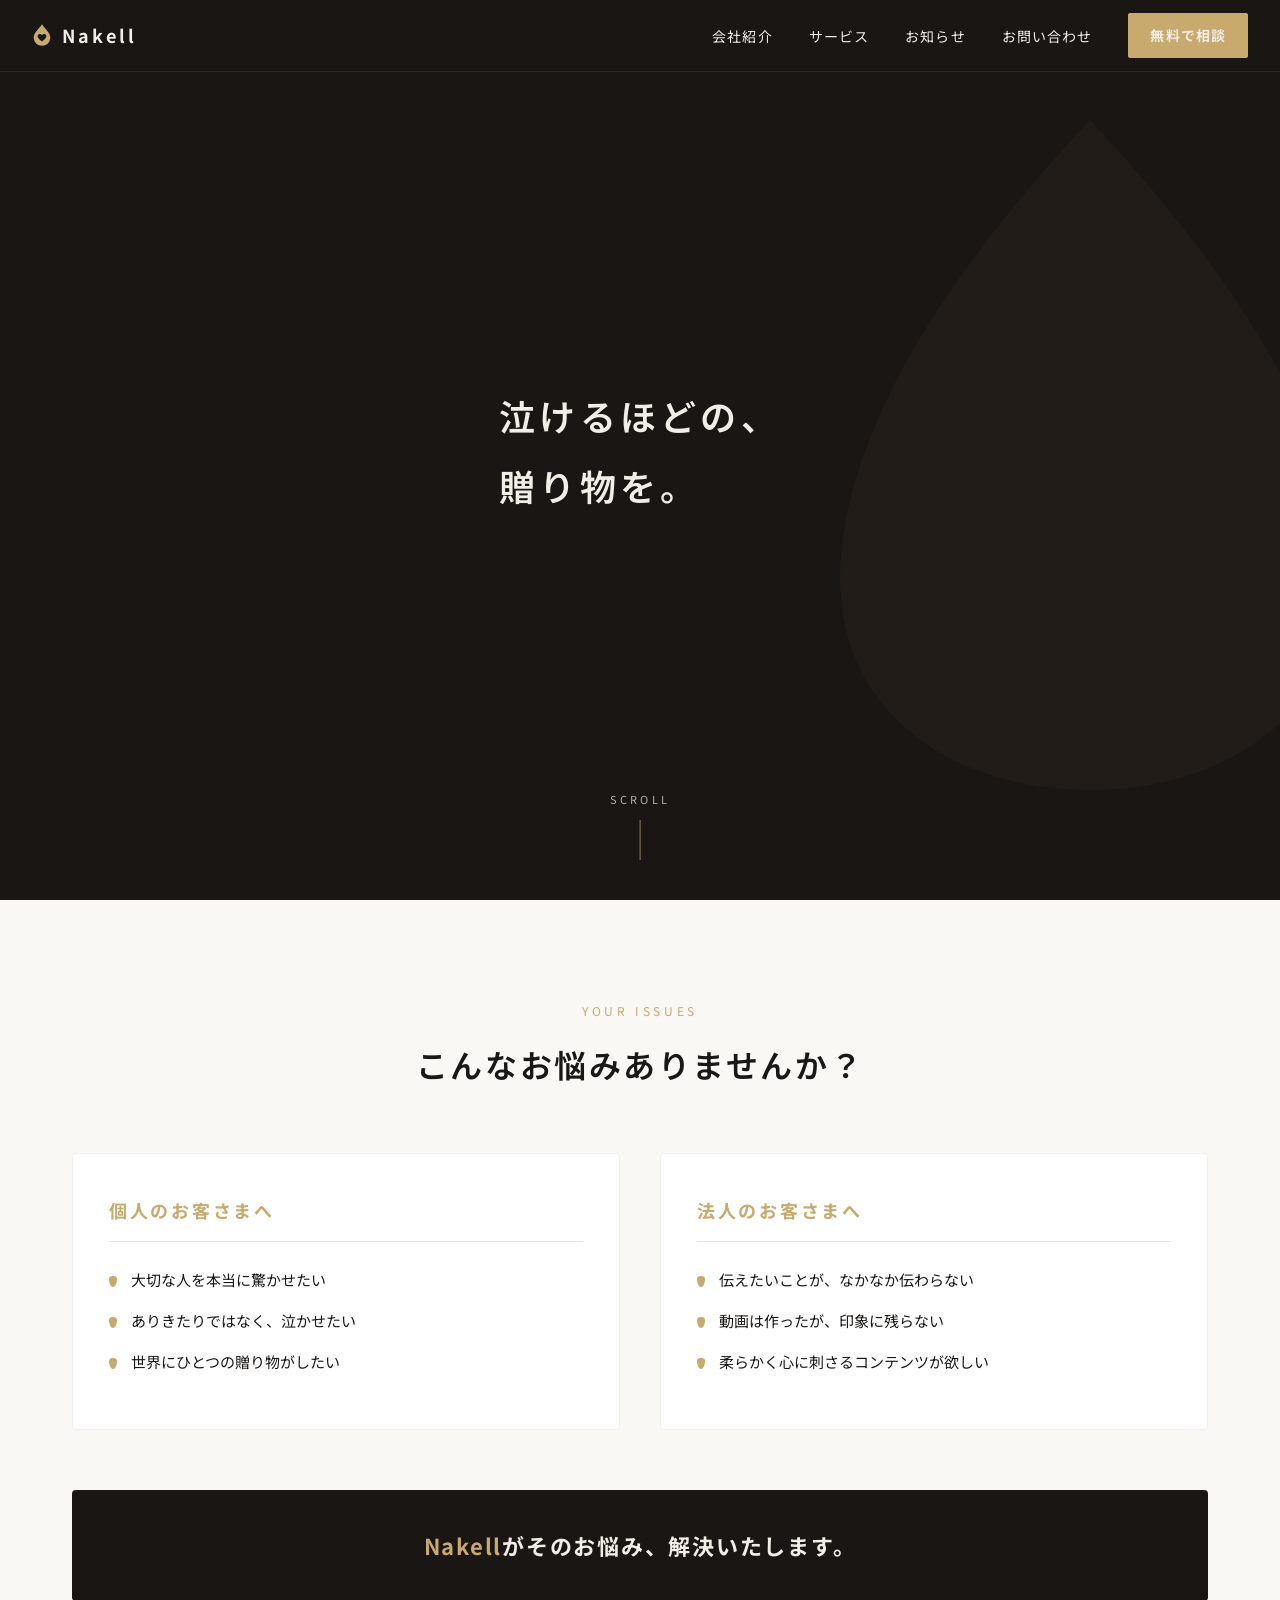
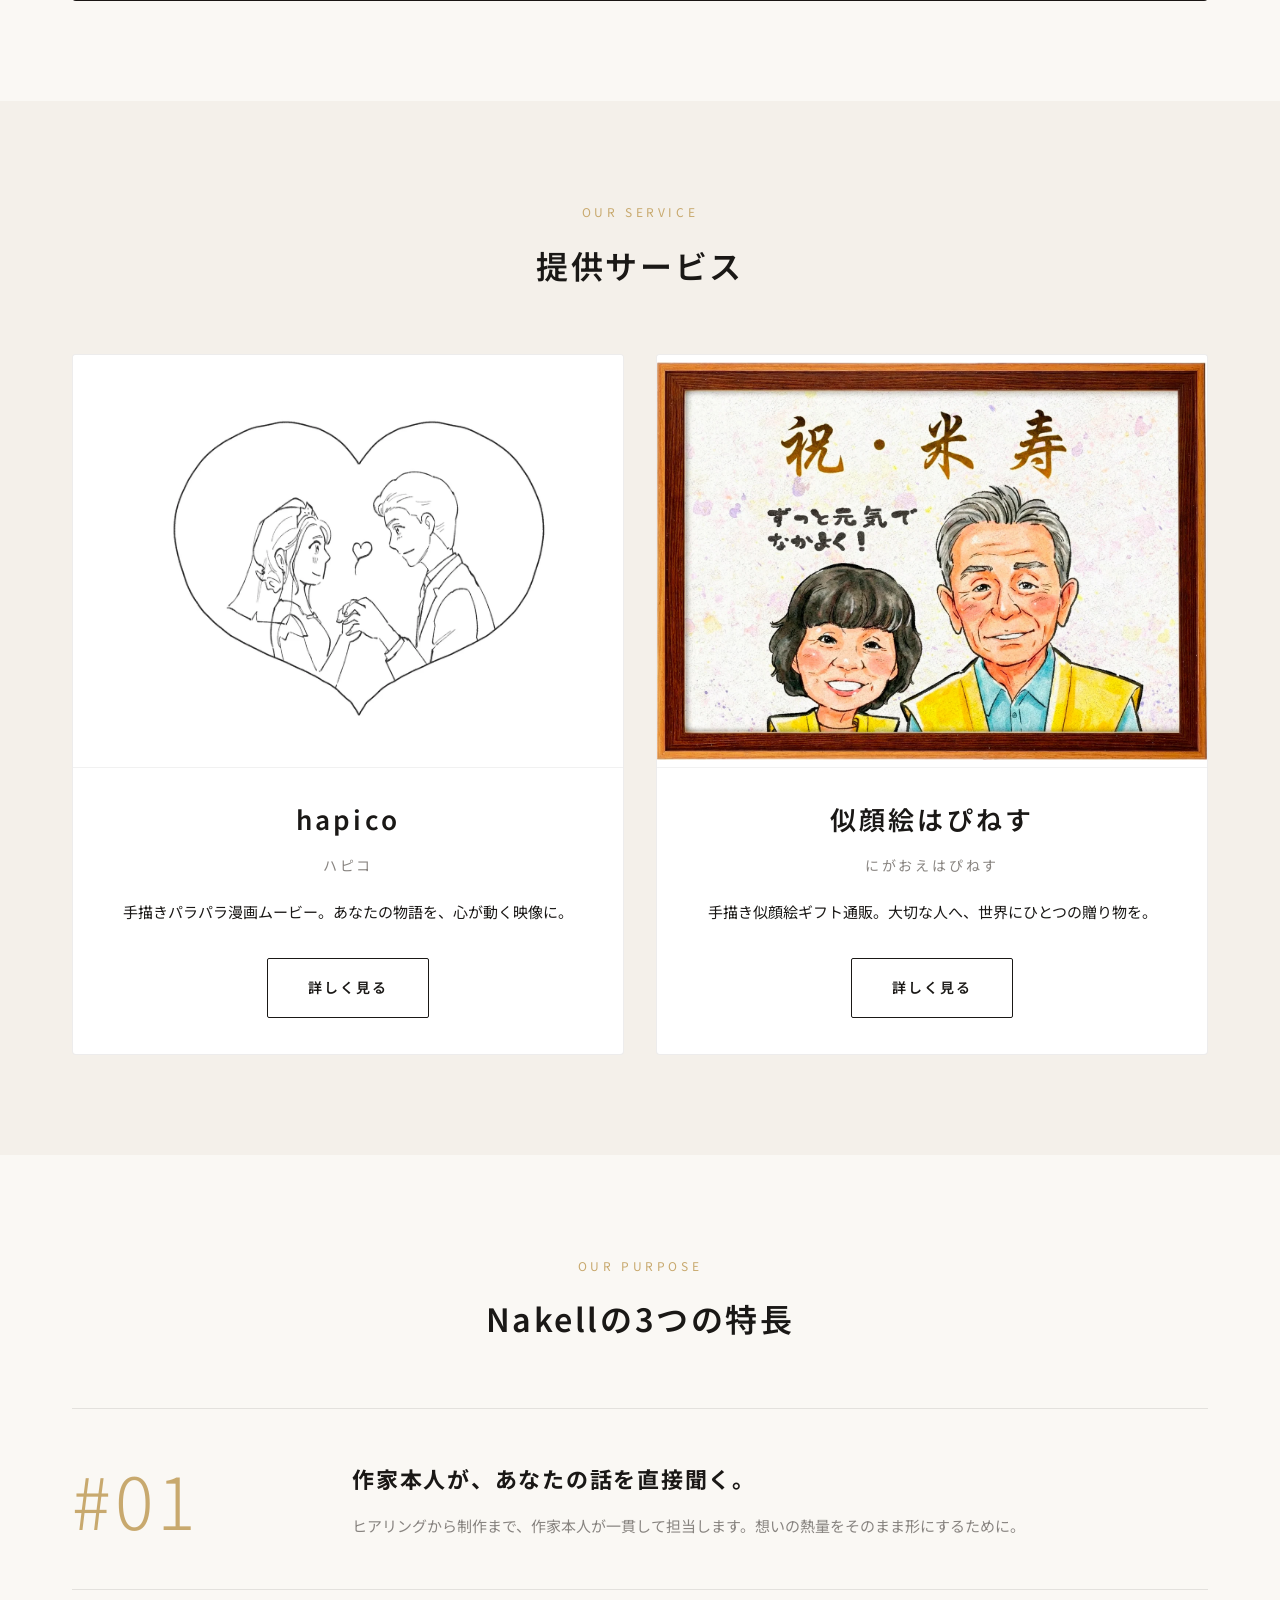
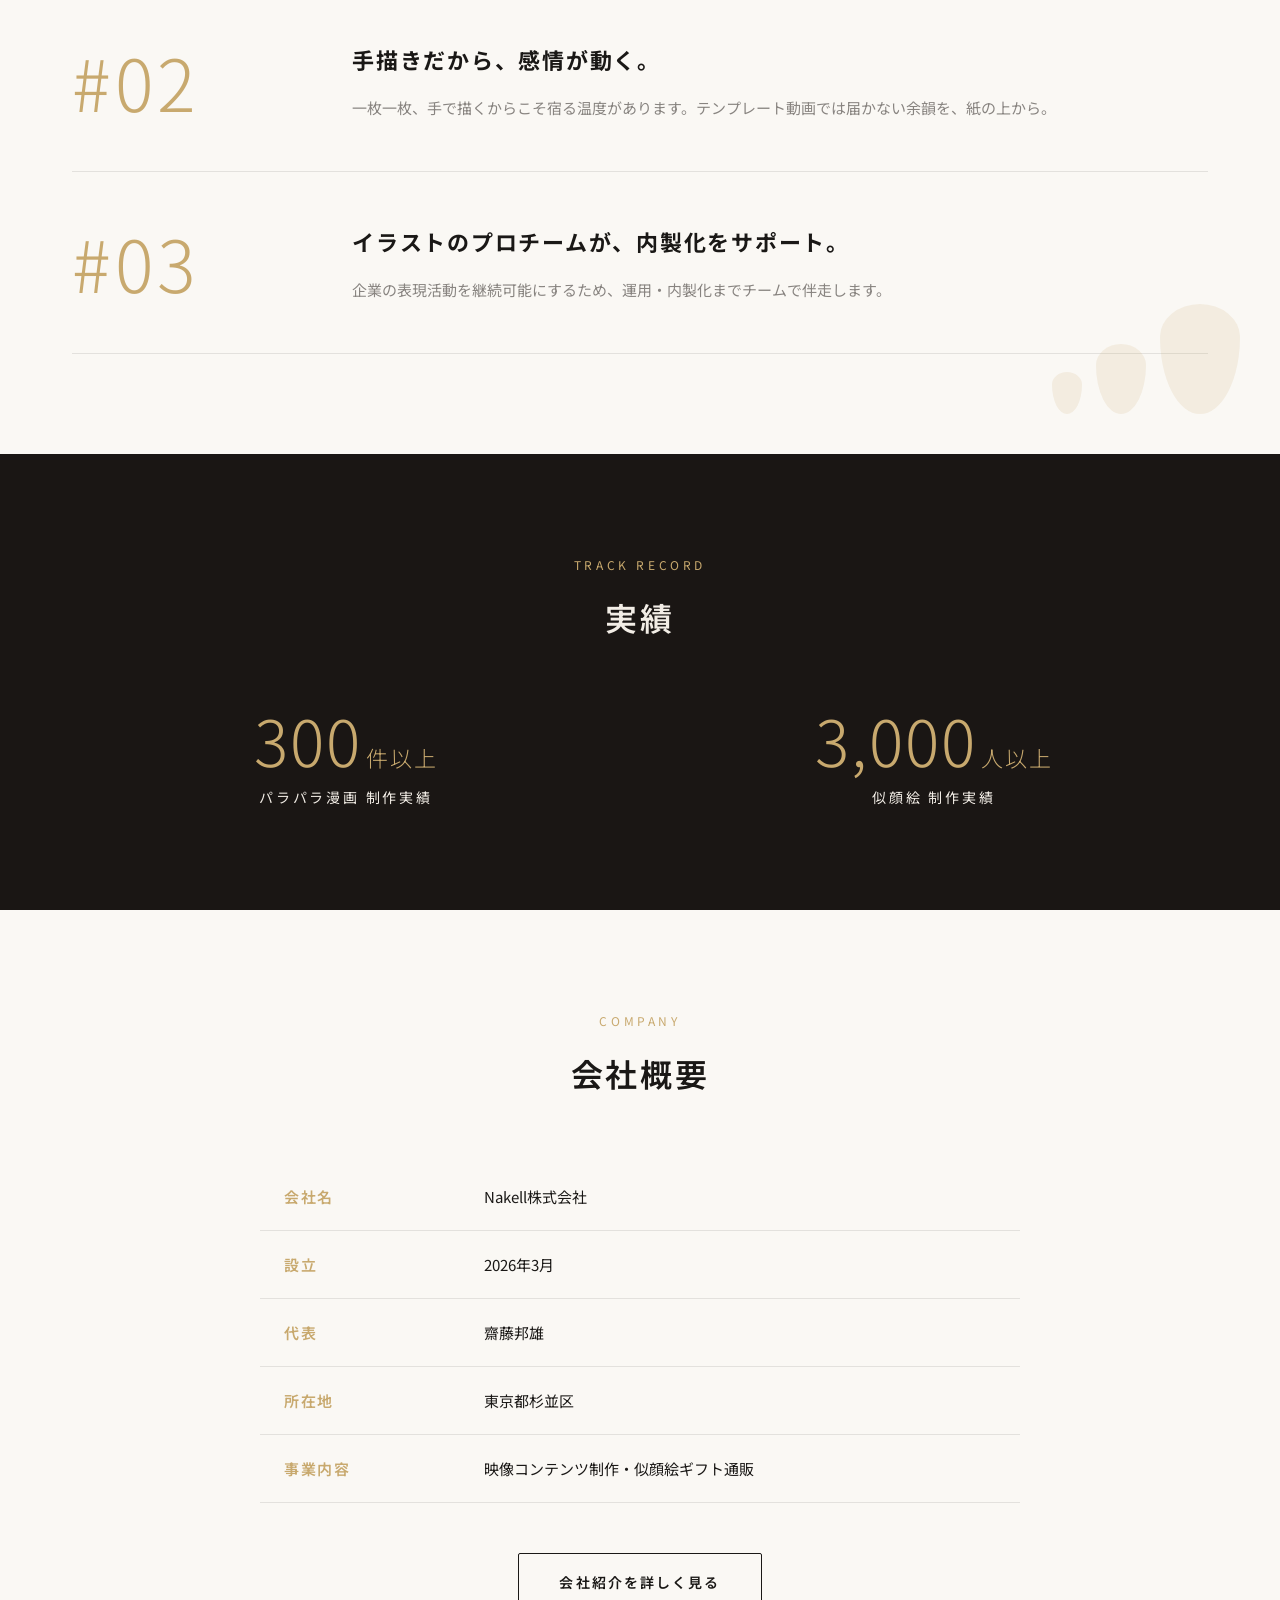
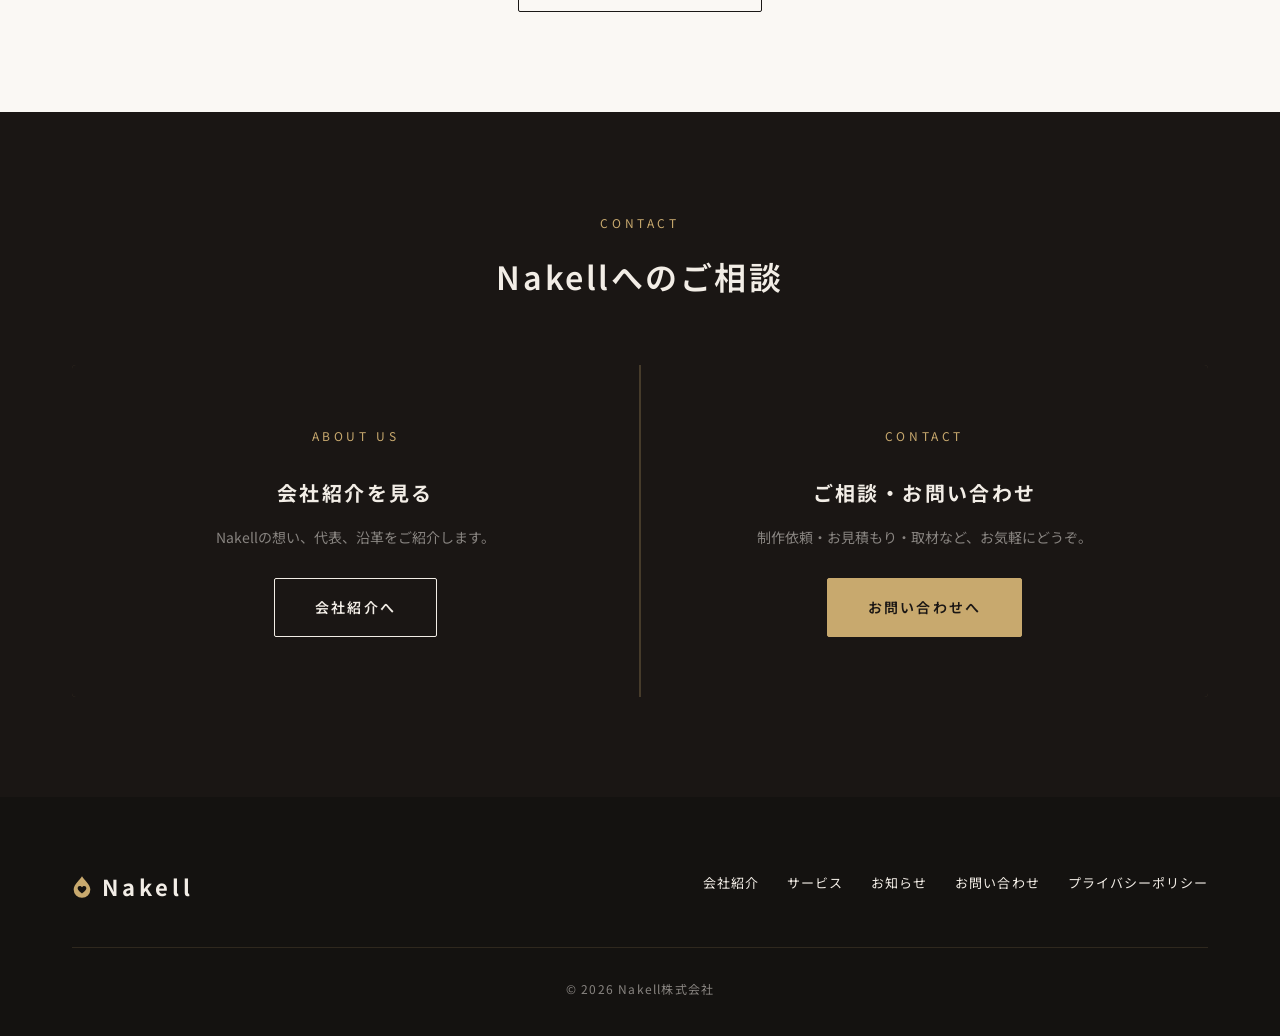
<file: index.html>
<!DOCTYPE html>
<html lang="ja">
<head>
<meta charset="UTF-8">
<meta name="viewport" content="width=device-width, initial-scale=1.0">
<title>Nakell｜感動を、届ける。</title>
<meta name="description" content="Nakell株式会社。手描きパラパラ漫画ムービー「hapico」、似顔絵ギフト通販「似顔絵はぴねす」。イラストで、感動をつくる。">
<link rel="preconnect" href="https://fonts.googleapis.com">
<link rel="preconnect" href="https://fonts.gstatic.com" crossorigin>
<link href="https://fonts.googleapis.com/css2?family=Noto+Sans+JP:wght@300;400;600;700&display=swap" rel="stylesheet">
<link rel="stylesheet" href="style.css?v=20261112-2">
</head>
<body>

<header class="site-header">
  <div class="nav-inner">
    <a href="index.html" class="nav-logo">
      <svg class="nakell-mark" width="20" height="24" viewBox="0 0 24 28" aria-hidden="true" focusable="false">
        <path fill="#c8a96e" fill-rule="evenodd" d="M12 1C10 5 2 11 2 17a10 10 0 0 0 20 0C22 11 14 5 12 1ZM12 21.7c-1.4-1.1-5.2-3.7-5.2-6.3 0-3 3.6-3.7 5.2-1.1 1.6-2.6 5.2-1.9 5.2 1.1 0 2.6-3.8 5.2-5.2 6.3Z"/>
      </svg><span>Nakell</span>
    </a>
    <button class="nav-toggle" aria-label="メニュー"><span></span><span></span><span></span></button>
    <ul class="nav-menu">
      <li><a href="company.html">会社紹介</a></li>
      <li><a href="service.html">サービス</a></li>

      <li><a href="news.html">お知らせ</a></li>
      <li><a href="contact.html">お問い合わせ</a></li>
      <li><a href="contact.html" class="nav-cta">無料で相談</a></li>
    </ul>
  </div>
</header>

<section class="hero">
  <svg class="hero-bg-drop" width="540" height="700" viewBox="0 0 540 700" fill="none" aria-hidden="true">
    <path d="M270 20 C 420 180, 520 340, 520 480 C 520 610, 410 690, 270 690 C 130 690, 20 610, 20 480 C 20 340, 120 180, 270 20 Z" fill="#c8a96e" opacity="0.04"/>
  </svg>
  <div class="hero-inner">
    <!-- フェーズ1〜4: キャッチコピー -->
    <div class="hero-catch">
      <div class="hero-catch-line1">泣けるほどの、</div>
      <div class="hero-catch-line2">
        <span class="hero-catch-swap">一枚を。</span>
        <span class="hero-catch-swap">贈り物を。</span>
        <span class="hero-catch-swap">思い出を。</span>
      </div>
    </div>
    <!-- フェーズ5: ブランドリビール（最終画面・ループなし）
         ループなしの判断理由: ブランドサイトのヒーローは最終的にブランド名で
         着地させ、余韻を残す方が訪問者の印象に残りやすいため。
         繰り返すとバナー広告的な印象を与え、品位を損なうリスクがある。 -->
    <div class="hero-final">
      <div class="brand">Nakell</div>
      <div class="tag">感動を、届ける。</div>
    </div>
  </div>
  <div class="hero-scroll">SCROLL</div>
</section>

<section class="bg-off">
  <div class="container">
    <div class="section-title">
      <span class="en">YOUR ISSUES</span>
      <h2>こんなお悩みありませんか？</h2>
    </div>
    <div class="problem-wrap">
      <div class="problem-card">
        <h3>個人のお客さまへ</h3>
        <ul>
          <li>大切な人を本当に驚かせたい</li>
          <li>ありきたりではなく、泣かせたい</li>
          <li>世界にひとつの贈り物がしたい</li>
        </ul>
      </div>
      <div class="problem-card">
        <h3>法人のお客さまへ</h3>
        <ul>
          <li>伝えたいことが、なかなか伝わらない</li>
          <li>動画は作ったが、印象に残らない</li>
          <li>柔らかく心に刺さるコンテンツが欲しい</li>
        </ul>
      </div>
    </div>
    <div class="problem-answer">
      <em>Nakell</em>がそのお悩み、解決いたします。
    </div>
  </div>
</section>

<section class="bg-beige">
  <div class="container">
    <div class="section-title">
      <span class="en">OUR SERVICE</span>
      <h2>提供サービス</h2>
    </div>
    <div class="service-grid">
      <a href="service.html#hapico" class="service-card">
        <div class="service-card-image"><img src="assets/service-hapico-heart.webp" style="max-width:100%;height:auto" alt="ハートの中で向かい合う新郎新婦を描いたhapicoの作品" width="1280" height="720" loading="lazy" decoding="async"></div>
        <div class="en">hapico</div>
        <div class="ja">ハピコ</div>
        <p>手描きパラパラ漫画ムービー。あなたの物語を、心が動く映像に。</p>
        <span class="btn btn-outline-dark">詳しく見る</span>
      </a>
      <a href="service.html#nigaoe" class="service-card">
        <div class="service-card-image"><img src="assets/service-nigaoe.webp" style="max-width:100%;height:auto" alt="米寿のお祝いに贈る 額入りのご夫婦の似顔絵見本" width="1500" height="1086" loading="lazy" decoding="async"></div>
        <div class="en">似顔絵はぴねす</div>
        <div class="ja">にがおえはぴねす</div>
        <p>手描き似顔絵ギフト通販。大切な人へ、世界にひとつの贈り物を。</p>
        <span class="btn btn-outline-dark">詳しく見る</span>
      </a>
    </div>
  </div>
</section>

<section class="bg-off features">
  <div class="container">
    <div class="section-title">
      <span class="en">OUR PURPOSE</span>
      <h2>Nakellの3つの特長</h2>
    </div>
    <div class="feature-item">
      <div class="num">#01</div>
      <div>
        <h3>作家本人が、あなたの話を直接聞く。</h3>
        <p>ヒアリングから制作まで、作家本人が一貫して担当します。想いの熱量をそのまま形にするために。</p>
      </div>
    </div>
    <div class="feature-item">
      <div class="num">#02</div>
      <div>
        <h3>手描きだから、感情が動く。</h3>
        <p>一枚一枚、手で描くからこそ宿る温度があります。テンプレート動画では届かない余韻を、紙の上から。</p>
      </div>
    </div>
    <div class="feature-item">
      <div class="num">#03</div>
      <div>
        <h3>イラストのプロチームが、内製化をサポート。</h3>
        <p>企業の表現活動を継続可能にするため、運用・内製化までチームで伴走します。</p>
      </div>
    </div>
  </div>
  <div class="purpose-drops">
    <span class="teardrop d1"></span>
    <span class="teardrop d2"></span>
    <span class="teardrop d3"></span>
  </div>
</section>




<section class="bg-dark">
  <div class="container">
    <div class="section-title">
      <span class="en">TRACK RECORD</span>
      <h2>実績</h2>
    </div>
    <div class="record-grid">
      <div class="record-item">
        <div class="num">300<small>件以上</small></div>
        <div class="label">パラパラ漫画 制作実績</div>
      </div>
      <div class="record-item">
        <div class="num">3,000<small>人以上</small></div>
        <div class="label">似顔絵 制作実績</div>
      </div>
    </div>
  </div>
</section>

<section class="bg-off company-summary">
  <div class="container">
    <div class="section-title">
      <span class="en">COMPANY</span>
      <h2>会社概要</h2>
    </div>
    <table class="company-table">
      <tbody>
        <tr><th>会社名</th><td>Nakell株式会社</td></tr>
        <tr><th>設立</th><td>2026年3月</td></tr>
        <tr><th>代表</th><td>齋藤邦雄</td></tr>
        <tr><th>所在地</th><td>東京都杉並区</td></tr>
        <tr><th>事業内容</th><td>映像コンテンツ制作・似顔絵ギフト通販</td></tr>
      </tbody>
    </table>
    <div class="more">
      <a href="company.html" class="btn btn-outline-dark">会社紹介を詳しく見る</a>
    </div>
  </div>
</section>

<section class="bg-dark">
  <div class="container">
    <div class="section-title">
      <span class="en">CONTACT</span>
      <h2>Nakellへのご相談</h2>
    </div>
    <div class="cta-grid">
      <div class="cta-card">
        <span class="en">ABOUT US</span>
        <h3>会社紹介を見る</h3>
        <p>Nakellの想い、代表、沿革をご紹介します。</p>
        <a href="company.html" class="btn btn-outline">会社紹介へ</a>
      </div>
      <div class="cta-card">
        <span class="en">CONTACT</span>
        <h3>ご相談・お問い合わせ</h3>
        <p>制作依頼・お見積もり・取材など、お気軽にどうぞ。</p>
        <a href="contact.html" class="btn btn-gold">お問い合わせへ</a>
      </div>
    </div>
  </div>
</section>

<footer class="site-footer">
  <div class="container">
    <div class="footer-top">
      <a href="index.html" class="footer-logo">
        <svg class="nakell-mark" width="20" height="24" viewBox="0 0 24 28" aria-hidden="true" focusable="false">
          <path fill="#c8a96e" fill-rule="evenodd" d="M12 1C10 5 2 11 2 17a10 10 0 0 0 20 0C22 11 14 5 12 1ZM12 21.7c-1.4-1.1-5.2-3.7-5.2-6.3 0-3 3.6-3.7 5.2-1.1 1.6-2.6 5.2-1.9 5.2 1.1 0 2.6-3.8 5.2-5.2 6.3Z"/>
        </svg><span>Nakell</span>
      </a>
      <ul class="footer-nav">
        <li><a href="company.html">会社紹介</a></li>
        <li><a href="service.html">サービス</a></li>
        <li><a href="news.html">お知らせ</a></li>
        <li><a href="contact.html">お問い合わせ</a></li>
        <li><a href="privacy.html">プライバシーポリシー</a></li>
      </ul>
    </div>
    <div class="footer-copy">© 2026 Nakell株式会社</div>
  </div>
</footer>

<script src="script.js?v=20261112-hero"></script>
</body>
</html>
</file>
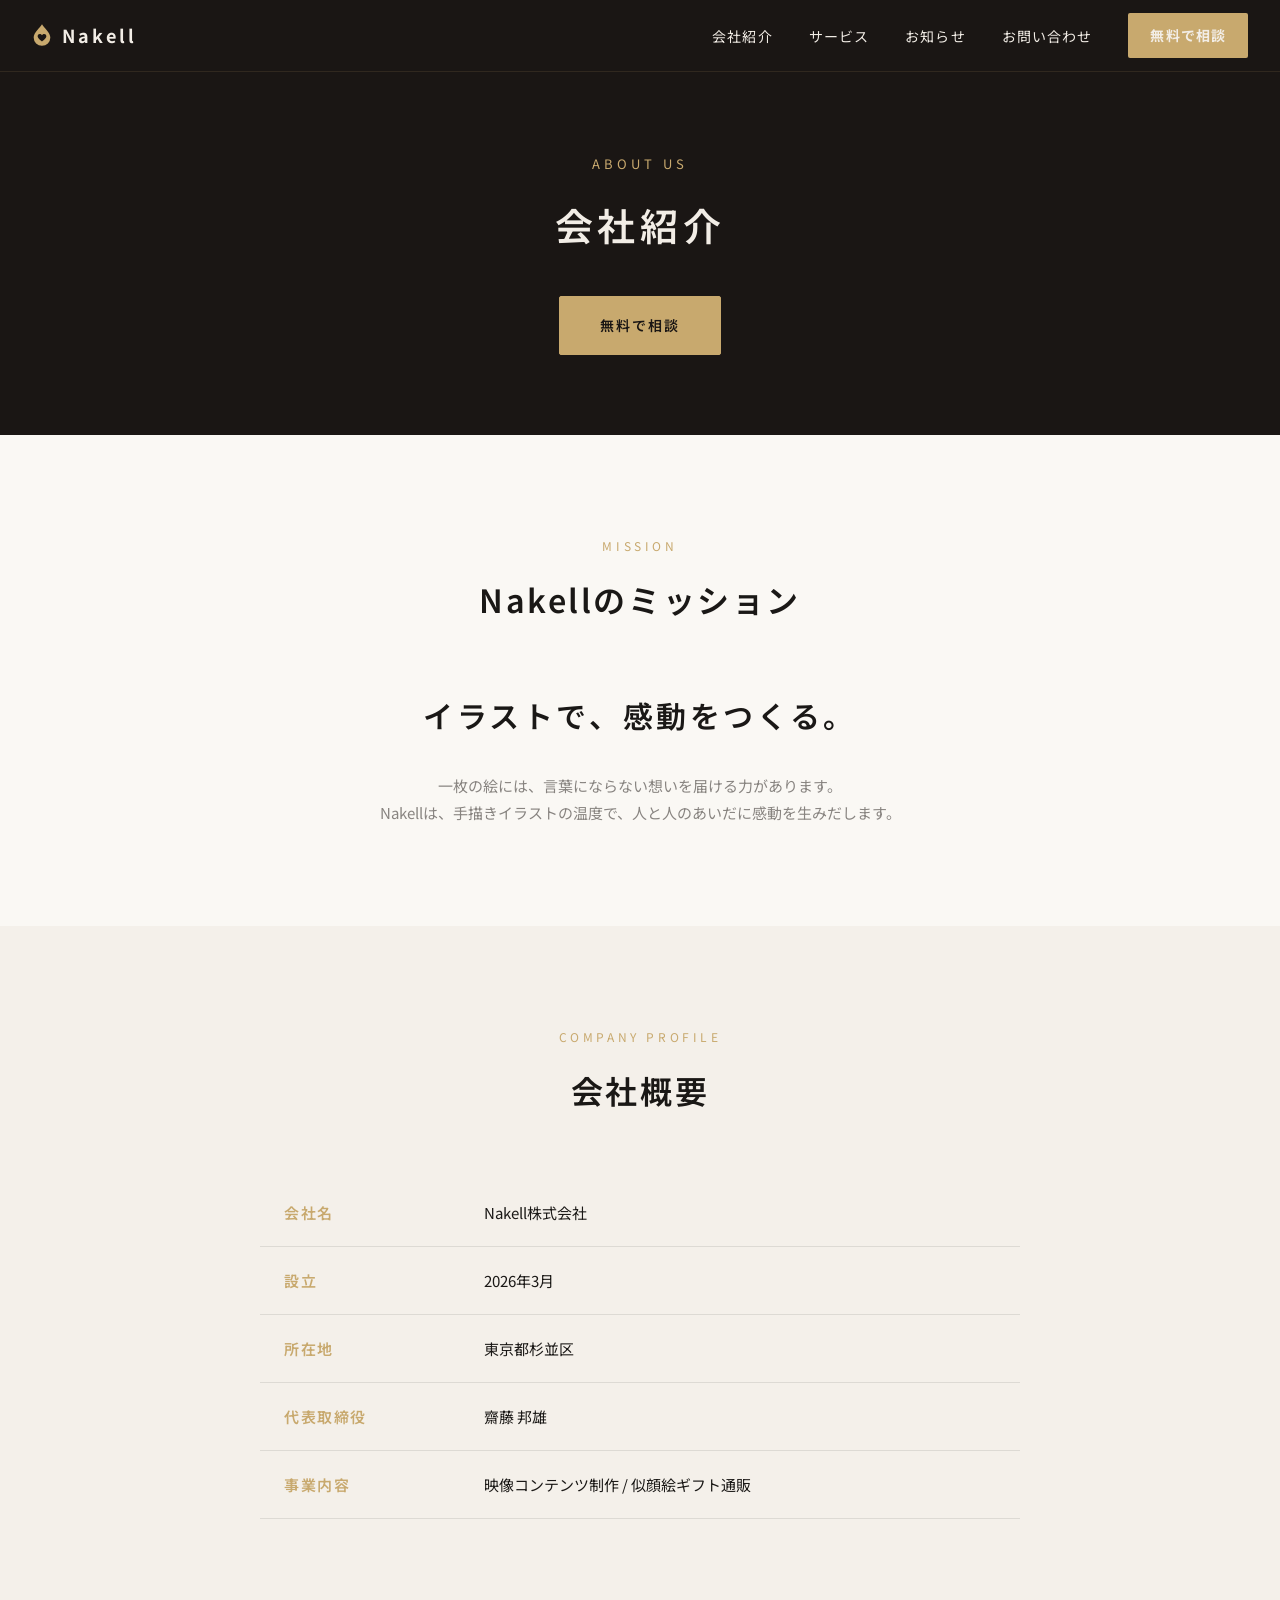
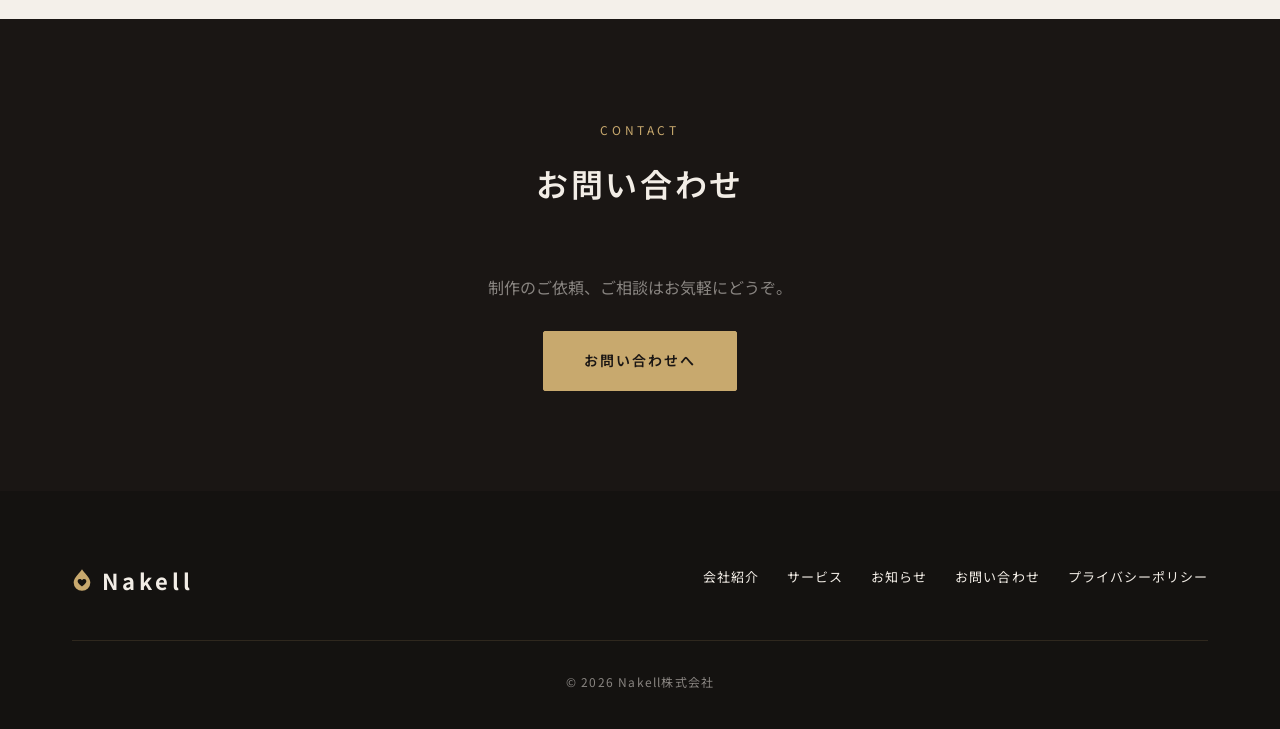
<file: company.html>
<!DOCTYPE html>
<html lang="ja">
<head>
<meta charset="UTF-8">
<meta name="viewport" content="width=device-width, initial-scale=1.0">
<title>会社紹介｜Nakell</title>
<meta name="description" content="Nakell株式会社の会社紹介。ミッション、代表・齋藤邦雄のプロフィール、会社概要。">
<link rel="preconnect" href="https://fonts.googleapis.com">
<link rel="preconnect" href="https://fonts.gstatic.com" crossorigin>
<link href="https://fonts.googleapis.com/css2?family=Noto+Sans+JP:wght@300;400;600;700&display=swap" rel="stylesheet">
<link rel="stylesheet" href="style.css">
</head>
<body>

<header class="site-header">
  <div class="nav-inner">
    <a href="index.html" class="nav-logo">
      <svg class="nakell-mark" width="20" height="24" viewBox="0 0 24 28" aria-hidden="true" focusable="false">
        <path fill="#c8a96e" fill-rule="evenodd" d="M12 1C10 5 2 11 2 17a10 10 0 0 0 20 0C22 11 14 5 12 1ZM12 21.7c-1.4-1.1-5.2-3.7-5.2-6.3 0-3 3.6-3.7 5.2-1.1 1.6-2.6 5.2-1.9 5.2 1.1 0 2.6-3.8 5.2-5.2 6.3Z"/>
      </svg><span>Nakell</span>
    </a>
    <button class="nav-toggle" aria-label="メニュー"><span></span><span></span><span></span></button>
    <ul class="nav-menu">
      <li><a href="company.html">会社紹介</a></li>
      <li><a href="service.html">サービス</a></li>
      <li><a href="news.html">お知らせ</a></li>
      <li><a href="contact.html">お問い合わせ</a></li>
      <li><a href="contact.html" class="nav-cta">無料で相談</a></li>
    </ul>
  </div>
</header>

<div class="page-header">
  <span class="label">ABOUT US</span>
  <h1>会社紹介</h1>
  <div class="header-cta">
    <a href="contact.html" class="btn btn-gold">無料で相談</a>
  </div>
</div>

<section class="bg-off">
  <div class="container">
    <div class="section-title">
      <span class="en">MISSION</span>
      <h2>Nakellのミッション</h2>
    </div>
    <p style="text-align:center; font-size:30px; letter-spacing:0.12em; font-weight:600; color:var(--text-dark); margin-bottom:30px;">
      イラストで、感動をつくる。
    </p>
    <p style="max-width:720px; margin:0 auto; text-align:center; color:var(--text-sub); font-size:15px;">
      一枚の絵には、言葉にならない想いを届ける力があります。<br>
      Nakellは、手描きイラストの温度で、人と人のあいだに感動を生みだします。
    </p>
  </div>
</section>

<section class="bg-beige">
  <div class="container">
    <div class="section-title">
      <span class="en">COMPANY PROFILE</span>
      <h2>会社概要</h2>
    </div>
    <table class="company-table">
      <tbody>
        <tr><th>会社名</th><td>Nakell株式会社</td></tr>
        <tr><th>設立</th><td>2026年3月</td></tr>
        <tr><th>所在地</th><td>東京都杉並区</td></tr>
        <tr><th>代表取締役</th><td>齋藤 邦雄</td></tr>
        <tr><th>事業内容</th><td>映像コンテンツ制作 / 似顔絵ギフト通販</td></tr>
      </tbody>
    </table>
  </div>
</section>

<section class="bg-dark">
  <div class="container">
    <div class="section-title">
      <span class="en">CONTACT</span>
      <h2>お問い合わせ</h2>
    </div>
    <p style="text-align:center; margin-bottom:30px; color:var(--text-sub);">制作のご依頼、ご相談はお気軽にどうぞ。</p>
    <div style="text-align:center;">
      <a href="contact.html" class="btn btn-gold">お問い合わせへ</a>
    </div>
  </div>
</section>

<footer class="site-footer">
  <div class="container">
    <div class="footer-top">
      <a href="index.html" class="footer-logo">
        <svg class="nakell-mark" width="20" height="24" viewBox="0 0 24 28" aria-hidden="true" focusable="false">
          <path fill="#c8a96e" fill-rule="evenodd" d="M12 1C10 5 2 11 2 17a10 10 0 0 0 20 0C22 11 14 5 12 1ZM12 21.7c-1.4-1.1-5.2-3.7-5.2-6.3 0-3 3.6-3.7 5.2-1.1 1.6-2.6 5.2-1.9 5.2 1.1 0 2.6-3.8 5.2-5.2 6.3Z"/>
        </svg><span>Nakell</span>
      </a>
      <ul class="footer-nav">
        <li><a href="company.html">会社紹介</a></li>
        <li><a href="service.html">サービス</a></li>
        <li><a href="news.html">お知らせ</a></li>
        <li><a href="contact.html">お問い合わせ</a></li>
        <li><a href="privacy.html">プライバシーポリシー</a></li>
      </ul>
    </div>
    <div class="footer-copy">© 2026 Nakell株式会社</div>
  </div>
</footer>

<script src="script.js"></script>
</body>
</html>
</file>
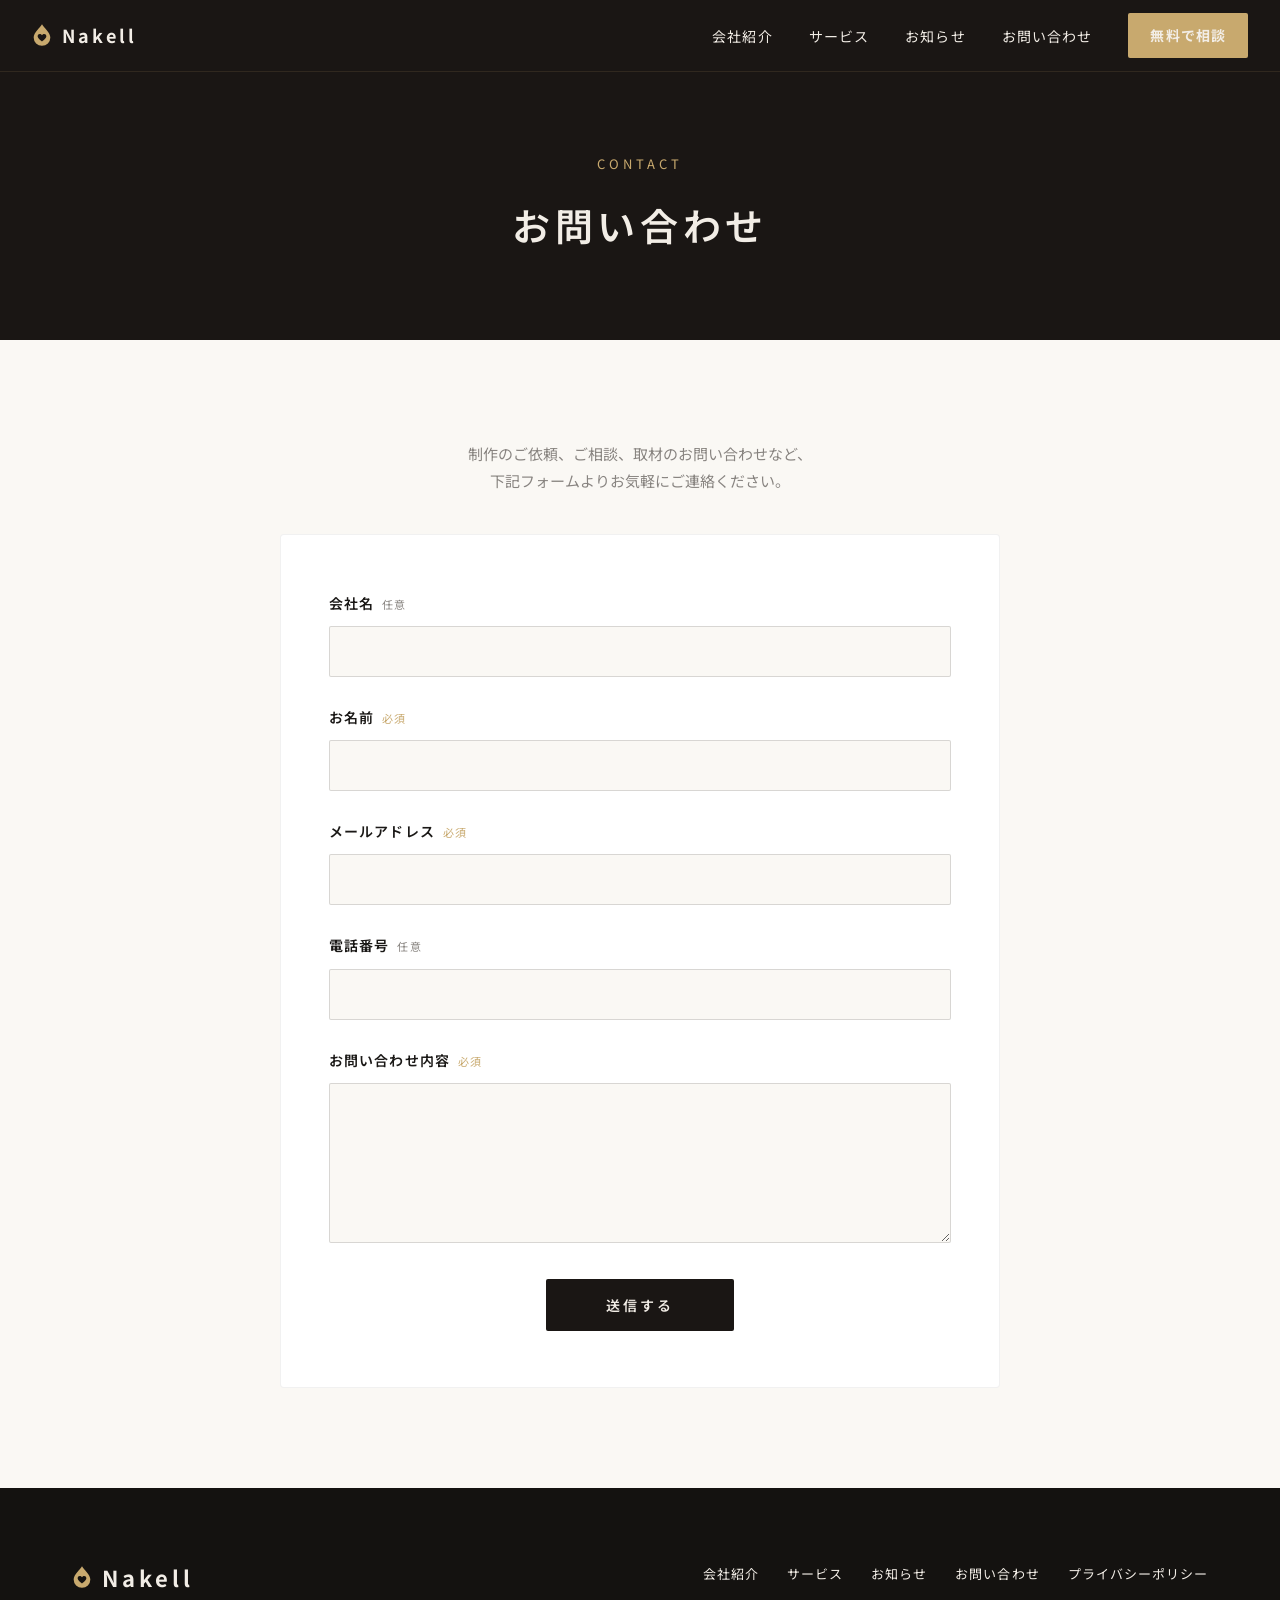
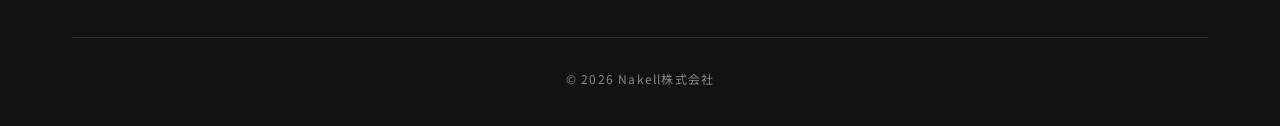
<file: contact.html>
<!DOCTYPE html>
<html lang="ja">
<head>
<meta charset="UTF-8">
<meta name="viewport" content="width=device-width, initial-scale=1.0">
<title>お問い合わせ｜Nakell</title>
<meta name="description" content="Nakell株式会社へのお問い合わせ。制作依頼、ご相談、お見積もりなど。">
<link rel="preconnect" href="https://fonts.googleapis.com">
<link rel="preconnect" href="https://fonts.gstatic.com" crossorigin>
<link href="https://fonts.googleapis.com/css2?family=Noto+Sans+JP:wght@300;400;600;700&display=swap" rel="stylesheet">
<link rel="stylesheet" href="style.css">
</head>
<body>

<header class="site-header">
  <div class="nav-inner">
    <a href="index.html" class="nav-logo">
      <svg class="nakell-mark" width="20" height="24" viewBox="0 0 24 28" aria-hidden="true" focusable="false">
        <path fill="#c8a96e" fill-rule="evenodd" d="M12 1C10 5 2 11 2 17a10 10 0 0 0 20 0C22 11 14 5 12 1ZM12 21.7c-1.4-1.1-5.2-3.7-5.2-6.3 0-3 3.6-3.7 5.2-1.1 1.6-2.6 5.2-1.9 5.2 1.1 0 2.6-3.8 5.2-5.2 6.3Z"/>
      </svg><span>Nakell</span>
    </a>
    <button class="nav-toggle" aria-label="メニュー"><span></span><span></span><span></span></button>
    <ul class="nav-menu">
      <li><a href="company.html">会社紹介</a></li>
      <li><a href="service.html">サービス</a></li>
      <li><a href="news.html">お知らせ</a></li>
      <li><a href="contact.html">お問い合わせ</a></li>
      <li><a href="contact.html" class="nav-cta">無料で相談</a></li>
    </ul>
  </div>
</header>

<div class="page-header">
  <span class="label">CONTACT</span>
  <h1>お問い合わせ</h1>
</div>

<section class="bg-off">
  <div class="container">
    <p style="text-align:center; margin-bottom:40px; color:var(--text-sub); font-size:15px;">
      制作のご依頼、ご相談、取材のお問い合わせなど、<br>
      下記フォームよりお気軽にご連絡ください。
    </p>

    <form id="contact-form" class="contact-form" action="https://formspree.io/f/myklzang" method="POST">
      <div class="form-row">
        <label for="company">会社名<span class="opt">任意</span></label>
        <input type="text" id="company" name="company">
      </div>
      <div class="form-row">
        <label for="name">お名前<span class="req">必須</span></label>
        <input type="text" id="name" name="name" required>
      </div>
      <div class="form-row">
        <label for="email">メールアドレス<span class="req">必須</span></label>
        <input type="email" id="email" name="email" required>
      </div>
      <div class="form-row">
        <label for="tel">電話番号<span class="opt">任意</span></label>
        <input type="tel" id="tel" name="tel">
      </div>
      <div class="form-row">
        <label for="message">お問い合わせ内容<span class="req">必須</span></label>
        <textarea id="message" name="message" required></textarea>
      </div>
      <div class="form-submit">
        <button type="submit">送信する</button>
      </div>
    </form>

    <div id="form-thanks" class="form-thanks contact-form">
      <h3>お問い合わせありがとうございました</h3>
      <p>内容を確認のうえ、担当者よりご返信いたします。<br>今しばらくお待ちくださいませ。</p>
    </div>
  </div>
</section>

<footer class="site-footer">
  <div class="container">
    <div class="footer-top">
      <a href="index.html" class="footer-logo">
        <svg class="nakell-mark" width="20" height="24" viewBox="0 0 24 28" aria-hidden="true" focusable="false">
          <path fill="#c8a96e" fill-rule="evenodd" d="M12 1C10 5 2 11 2 17a10 10 0 0 0 20 0C22 11 14 5 12 1ZM12 21.7c-1.4-1.1-5.2-3.7-5.2-6.3 0-3 3.6-3.7 5.2-1.1 1.6-2.6 5.2-1.9 5.2 1.1 0 2.6-3.8 5.2-5.2 6.3Z"/>
        </svg><span>Nakell</span>
      </a>
      <ul class="footer-nav">
        <li><a href="company.html">会社紹介</a></li>
        <li><a href="service.html">サービス</a></li>
        <li><a href="news.html">お知らせ</a></li>
        <li><a href="contact.html">お問い合わせ</a></li>
        <li><a href="privacy.html">プライバシーポリシー</a></li>
      </ul>
    </div>
    <div class="footer-copy">© 2026 Nakell株式会社</div>
  </div>
</footer>

<script src="script.js"></script>
</body>
</html>
</file>
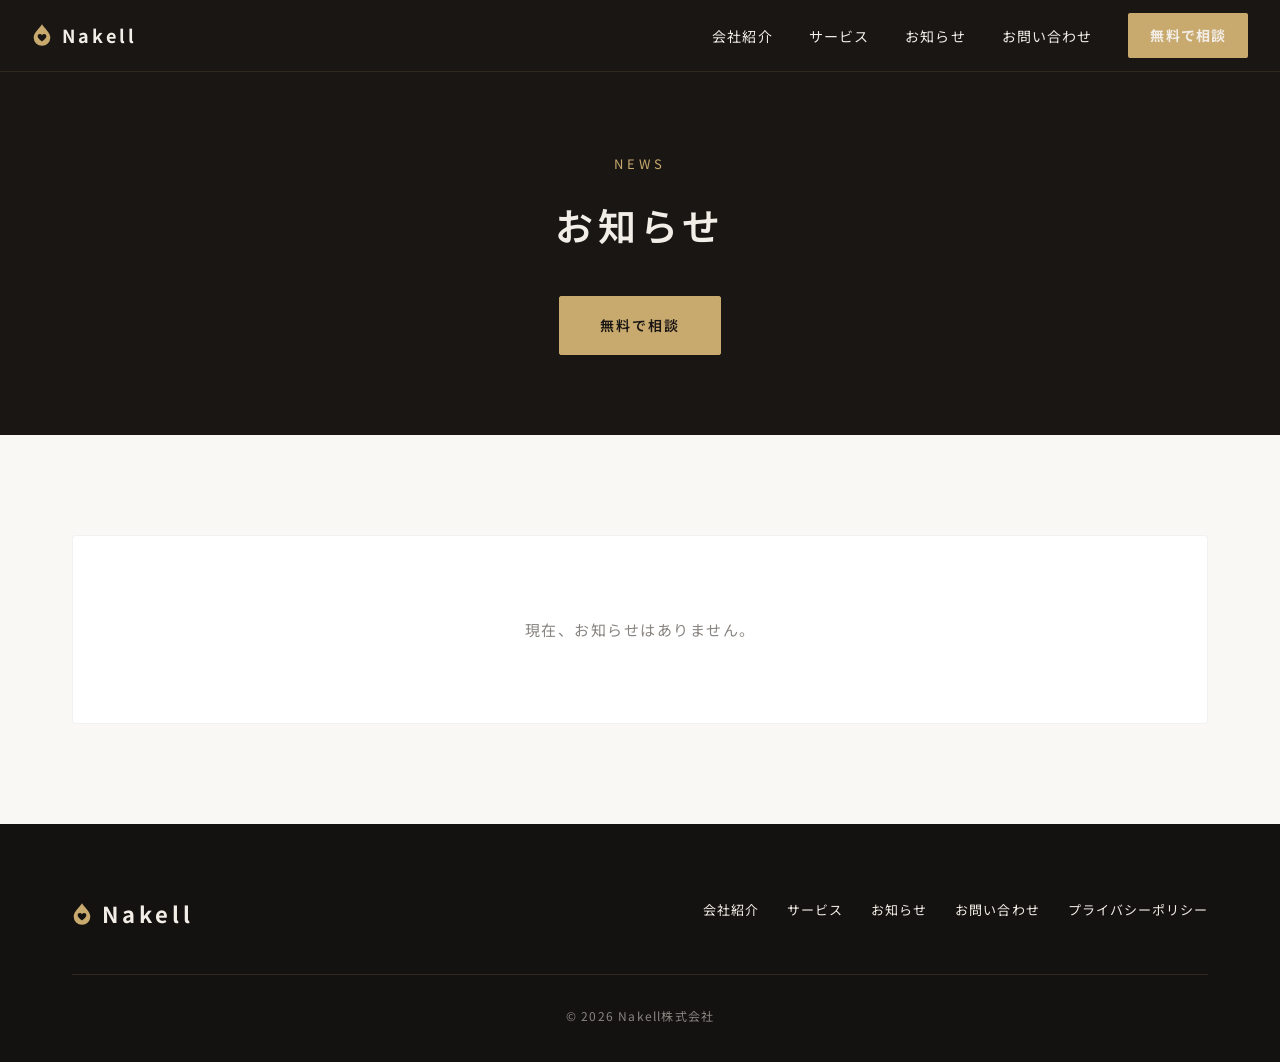
<file: news.html>
<!DOCTYPE html>
<html lang="ja">
<head>
<meta charset="UTF-8">
<meta name="viewport" content="width=device-width, initial-scale=1.0">
<title>お知らせ｜Nakell</title>
<meta name="description" content="Nakell株式会社からのお知らせ。">
<link rel="preconnect" href="https://fonts.googleapis.com">
<link rel="preconnect" href="https://fonts.gstatic.com" crossorigin>
<link href="https://fonts.googleapis.com/css2?family=Noto+Sans+JP:wght@300;400;600;700&display=swap" rel="stylesheet">
<link rel="stylesheet" href="style.css">
</head>
<body>

<header class="site-header">
  <div class="nav-inner">
    <a href="index.html" class="nav-logo">
      <svg class="nakell-mark" width="20" height="24" viewBox="0 0 24 28" aria-hidden="true" focusable="false">
        <path fill="#c8a96e" fill-rule="evenodd" d="M12 1C10 5 2 11 2 17a10 10 0 0 0 20 0C22 11 14 5 12 1ZM12 21.7c-1.4-1.1-5.2-3.7-5.2-6.3 0-3 3.6-3.7 5.2-1.1 1.6-2.6 5.2-1.9 5.2 1.1 0 2.6-3.8 5.2-5.2 6.3Z"/>
      </svg><span>Nakell</span>
    </a>
    <button class="nav-toggle" aria-label="メニュー"><span></span><span></span><span></span></button>
    <ul class="nav-menu">
      <li><a href="company.html">会社紹介</a></li>
      <li><a href="service.html">サービス</a></li>
      <li><a href="news.html">お知らせ</a></li>
      <li><a href="contact.html">お問い合わせ</a></li>
      <li><a href="contact.html" class="nav-cta">無料で相談</a></li>
    </ul>
  </div>
</header>

<div class="page-header">
  <span class="label">NEWS</span>
  <h1>お知らせ</h1>
  <div class="header-cta">
    <a href="contact.html" class="btn btn-gold">無料で相談</a>
  </div>
</div>

<section class="bg-off">
  <div class="container">
    <div class="news-empty">現在、お知らせはありません。</div>
  </div>
</section>

<footer class="site-footer">
  <div class="container">
    <div class="footer-top">
      <a href="index.html" class="footer-logo">
        <svg class="nakell-mark" width="20" height="24" viewBox="0 0 24 28" aria-hidden="true" focusable="false">
          <path fill="#c8a96e" fill-rule="evenodd" d="M12 1C10 5 2 11 2 17a10 10 0 0 0 20 0C22 11 14 5 12 1ZM12 21.7c-1.4-1.1-5.2-3.7-5.2-6.3 0-3 3.6-3.7 5.2-1.1 1.6-2.6 5.2-1.9 5.2 1.1 0 2.6-3.8 5.2-5.2 6.3Z"/>
        </svg><span>Nakell</span>
      </a>
      <ul class="footer-nav">
        <li><a href="company.html">会社紹介</a></li>
        <li><a href="service.html">サービス</a></li>
        <li><a href="news.html">お知らせ</a></li>
        <li><a href="contact.html">お問い合わせ</a></li>
        <li><a href="privacy.html">プライバシーポリシー</a></li>
      </ul>
    </div>
    <div class="footer-copy">© 2026 Nakell株式会社</div>
  </div>
</footer>

<script src="script.js"></script>
</body>
</html>
</file>
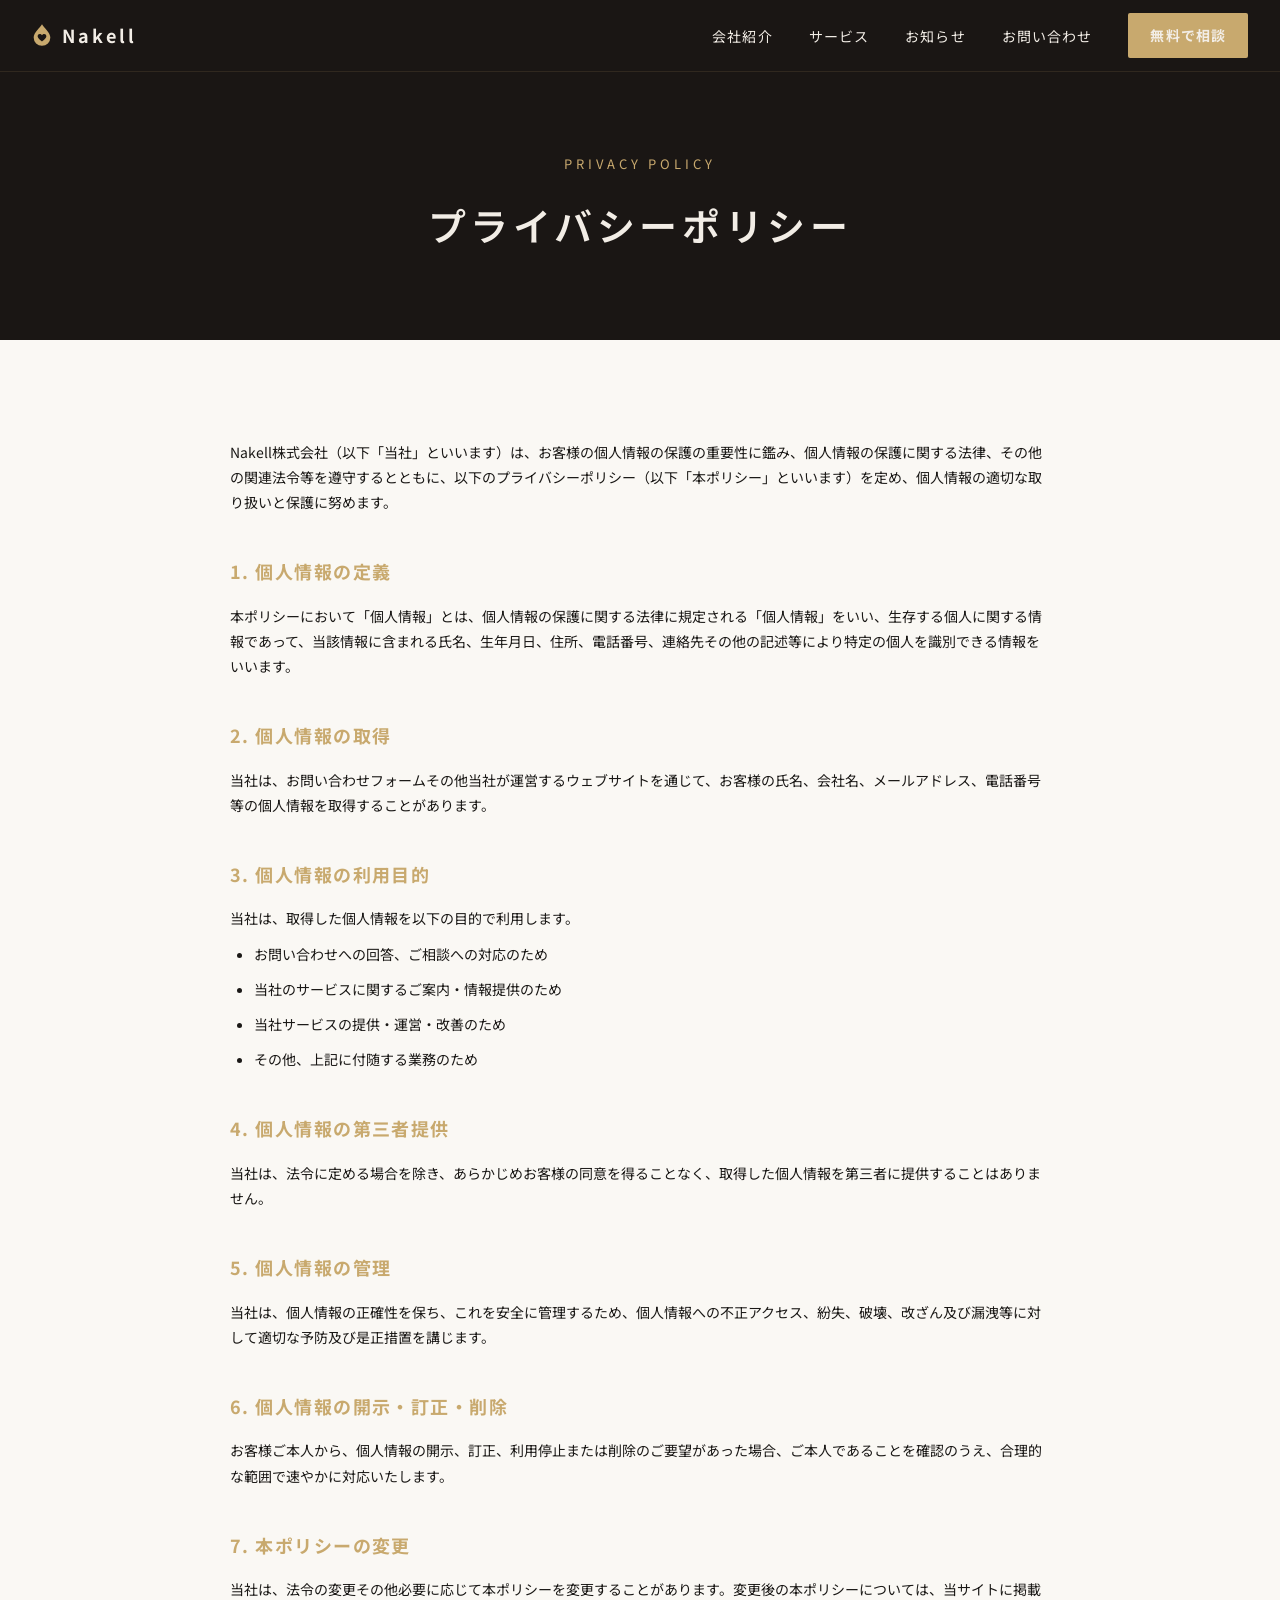
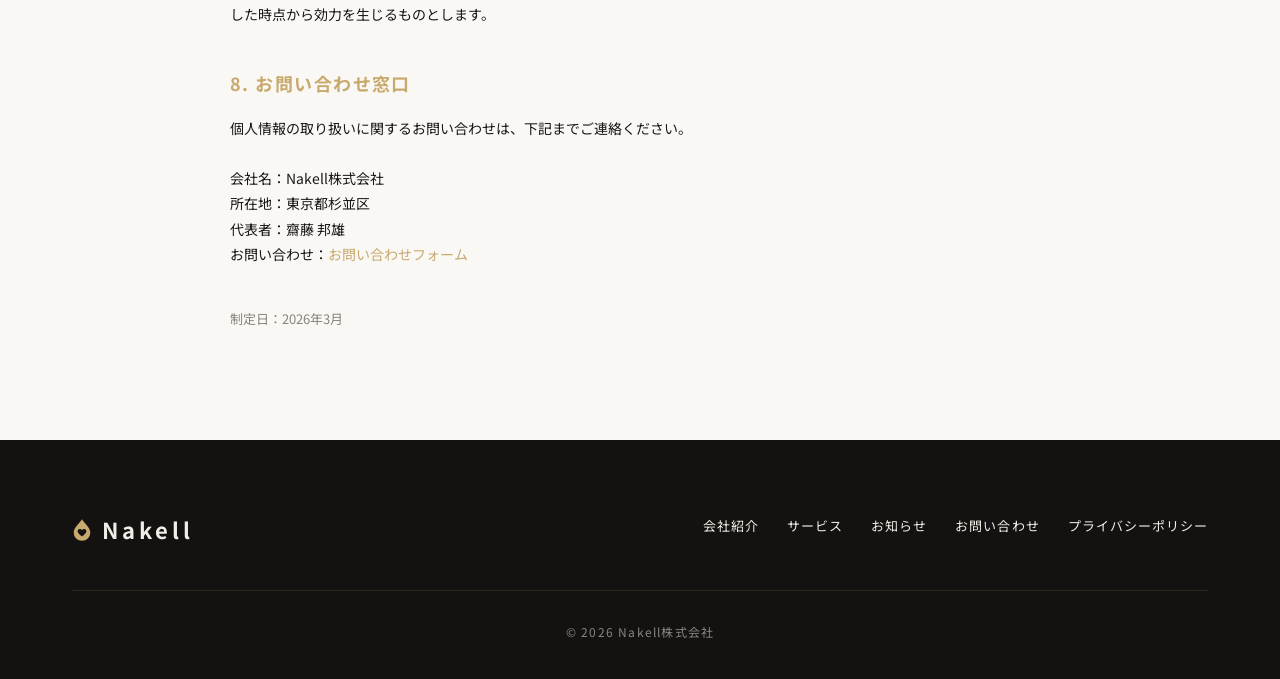
<file: privacy.html>
<!DOCTYPE html>
<html lang="ja">
<head>
<meta charset="UTF-8">
<meta name="viewport" content="width=device-width, initial-scale=1.0">
<title>プライバシーポリシー｜Nakell</title>
<meta name="description" content="Nakell株式会社のプライバシーポリシー。">
<link rel="preconnect" href="https://fonts.googleapis.com">
<link rel="preconnect" href="https://fonts.gstatic.com" crossorigin>
<link href="https://fonts.googleapis.com/css2?family=Noto+Sans+JP:wght@300;400;600;700&display=swap" rel="stylesheet">
<link rel="stylesheet" href="style.css">
</head>
<body>

<header class="site-header">
  <div class="nav-inner">
    <a href="index.html" class="nav-logo">
      <svg class="nakell-mark" width="20" height="24" viewBox="0 0 24 28" aria-hidden="true" focusable="false">
        <path fill="#c8a96e" fill-rule="evenodd" d="M12 1C10 5 2 11 2 17a10 10 0 0 0 20 0C22 11 14 5 12 1ZM12 21.7c-1.4-1.1-5.2-3.7-5.2-6.3 0-3 3.6-3.7 5.2-1.1 1.6-2.6 5.2-1.9 5.2 1.1 0 2.6-3.8 5.2-5.2 6.3Z"/>
      </svg><span>Nakell</span>
    </a>
    <button class="nav-toggle" aria-label="メニュー"><span></span><span></span><span></span></button>
    <ul class="nav-menu">
      <li><a href="company.html">会社紹介</a></li>
      <li><a href="service.html">サービス</a></li>
      <li><a href="news.html">お知らせ</a></li>
      <li><a href="contact.html">お問い合わせ</a></li>
      <li><a href="contact.html" class="nav-cta">無料で相談</a></li>
    </ul>
  </div>
</header>

<div class="page-header">
  <span class="label">PRIVACY POLICY</span>
  <h1>プライバシーポリシー</h1>
</div>

<section class="bg-off">
  <div class="container">
    <div class="privacy-body">
      <p>Nakell株式会社（以下「当社」といいます）は、お客様の個人情報の保護の重要性に鑑み、個人情報の保護に関する法律、その他の関連法令等を遵守するとともに、以下のプライバシーポリシー（以下「本ポリシー」といいます）を定め、個人情報の適切な取り扱いと保護に努めます。</p>

      <h2>1. 個人情報の定義</h2>
      <p>本ポリシーにおいて「個人情報」とは、個人情報の保護に関する法律に規定される「個人情報」をいい、生存する個人に関する情報であって、当該情報に含まれる氏名、生年月日、住所、電話番号、連絡先その他の記述等により特定の個人を識別できる情報をいいます。</p>

      <h2>2. 個人情報の取得</h2>
      <p>当社は、お問い合わせフォームその他当社が運営するウェブサイトを通じて、お客様の氏名、会社名、メールアドレス、電話番号等の個人情報を取得することがあります。</p>

      <h2>3. 個人情報の利用目的</h2>
      <p>当社は、取得した個人情報を以下の目的で利用します。</p>
      <ul>
        <li>お問い合わせへの回答、ご相談への対応のため</li>
        <li>当社のサービスに関するご案内・情報提供のため</li>
        <li>当社サービスの提供・運営・改善のため</li>
        <li>その他、上記に付随する業務のため</li>
      </ul>

      <h2>4. 個人情報の第三者提供</h2>
      <p>当社は、法令に定める場合を除き、あらかじめお客様の同意を得ることなく、取得した個人情報を第三者に提供することはありません。</p>

      <h2>5. 個人情報の管理</h2>
      <p>当社は、個人情報の正確性を保ち、これを安全に管理するため、個人情報への不正アクセス、紛失、破壊、改ざん及び漏洩等に対して適切な予防及び是正措置を講じます。</p>

      <h2>6. 個人情報の開示・訂正・削除</h2>
      <p>お客様ご本人から、個人情報の開示、訂正、利用停止または削除のご要望があった場合、ご本人であることを確認のうえ、合理的な範囲で速やかに対応いたします。</p>

      <h2>7. 本ポリシーの変更</h2>
      <p>当社は、法令の変更その他必要に応じて本ポリシーを変更することがあります。変更後の本ポリシーについては、当サイトに掲載した時点から効力を生じるものとします。</p>

      <h2>8. お問い合わせ窓口</h2>
      <p>
        個人情報の取り扱いに関するお問い合わせは、下記までご連絡ください。<br><br>
        会社名：Nakell株式会社<br>
        所在地：東京都杉並区<br>
        代表者：齋藤 邦雄<br>
        お問い合わせ：<a href="contact.html" style="color:var(--gold-beige);">お問い合わせフォーム</a>
      </p>

      <p style="margin-top:40px; color:var(--text-sub); font-size:13px;">制定日：2026年3月</p>
    </div>
  </div>
</section>

<footer class="site-footer">
  <div class="container">
    <div class="footer-top">
      <a href="index.html" class="footer-logo">
        <svg class="nakell-mark" width="20" height="24" viewBox="0 0 24 28" aria-hidden="true" focusable="false">
          <path fill="#c8a96e" fill-rule="evenodd" d="M12 1C10 5 2 11 2 17a10 10 0 0 0 20 0C22 11 14 5 12 1ZM12 21.7c-1.4-1.1-5.2-3.7-5.2-6.3 0-3 3.6-3.7 5.2-1.1 1.6-2.6 5.2-1.9 5.2 1.1 0 2.6-3.8 5.2-5.2 6.3Z"/>
        </svg><span>Nakell</span>
      </a>
      <ul class="footer-nav">
        <li><a href="company.html">会社紹介</a></li>
        <li><a href="service.html">サービス</a></li>
        <li><a href="news.html">お知らせ</a></li>
        <li><a href="contact.html">お問い合わせ</a></li>
        <li><a href="privacy.html">プライバシーポリシー</a></li>
      </ul>
    </div>
    <div class="footer-copy">© 2026 Nakell株式会社</div>
  </div>
</footer>

<script src="script.js"></script>
</body>
</html>
</file>
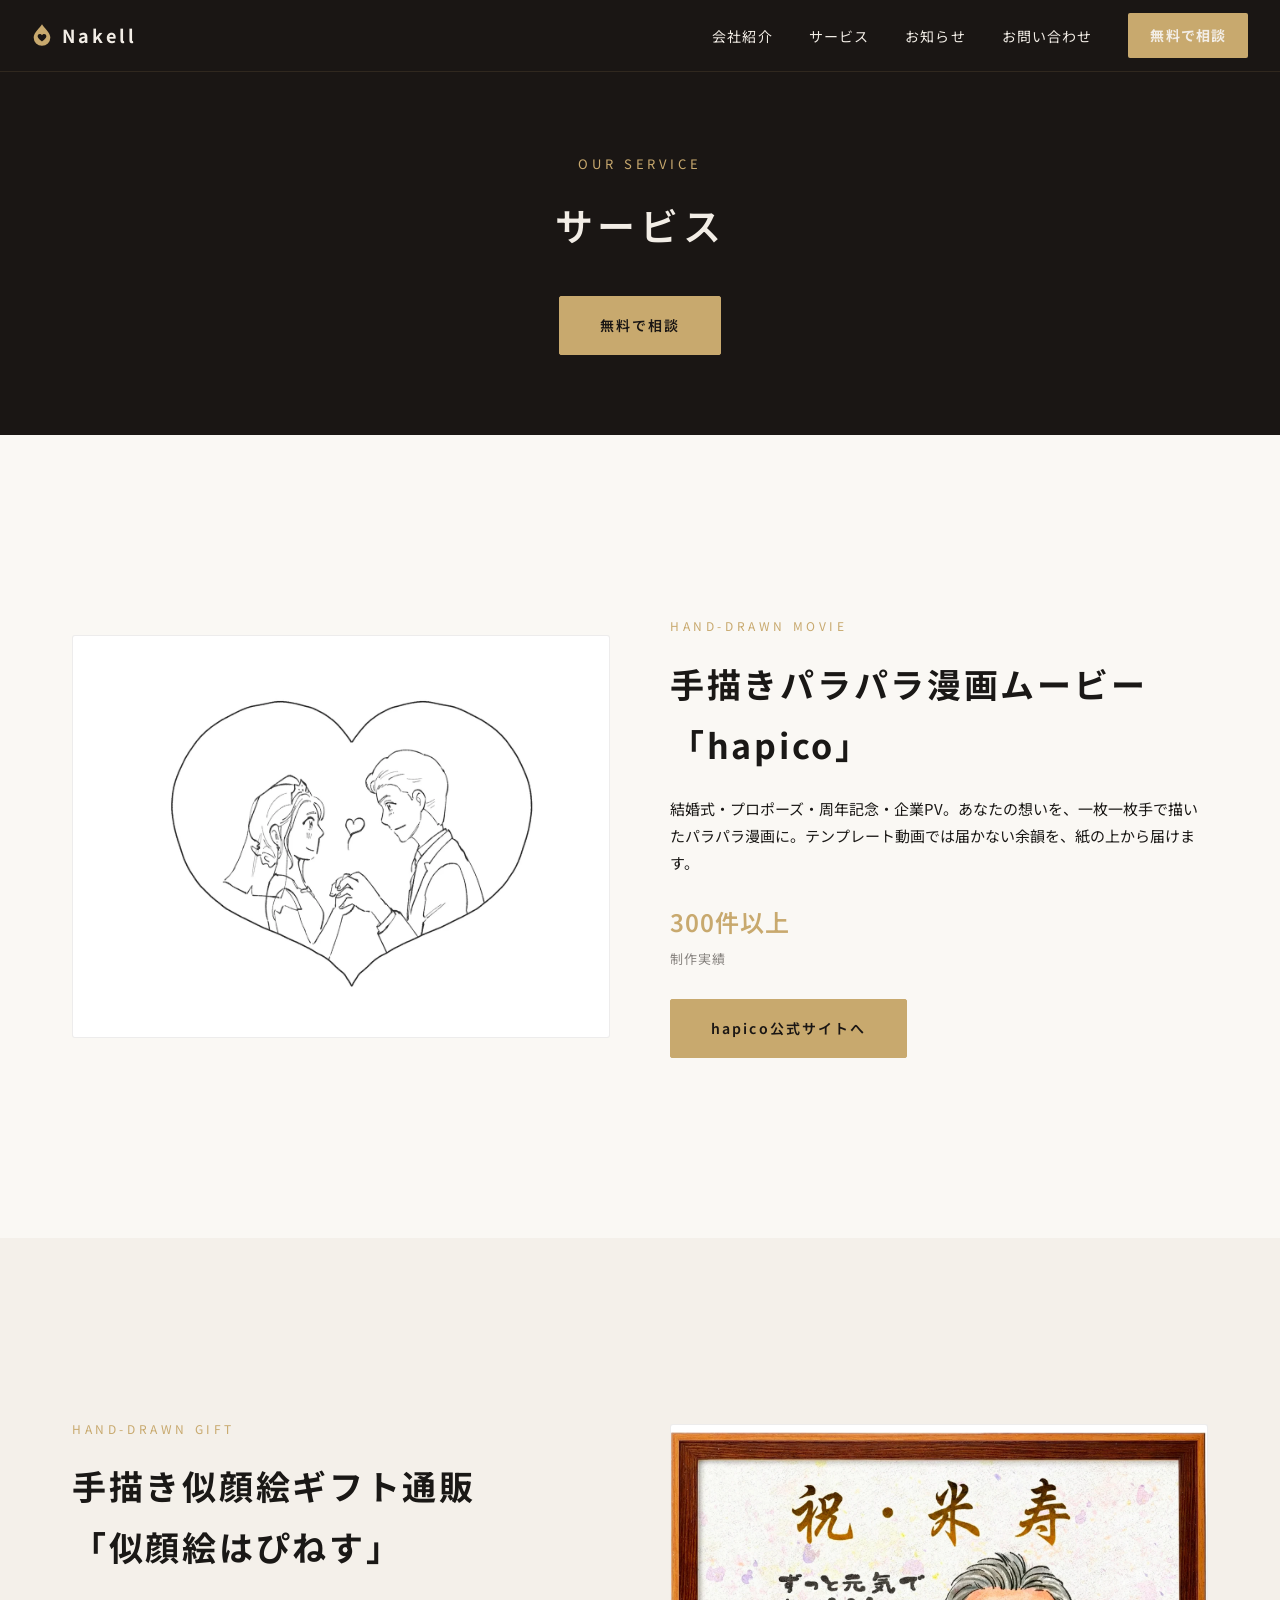
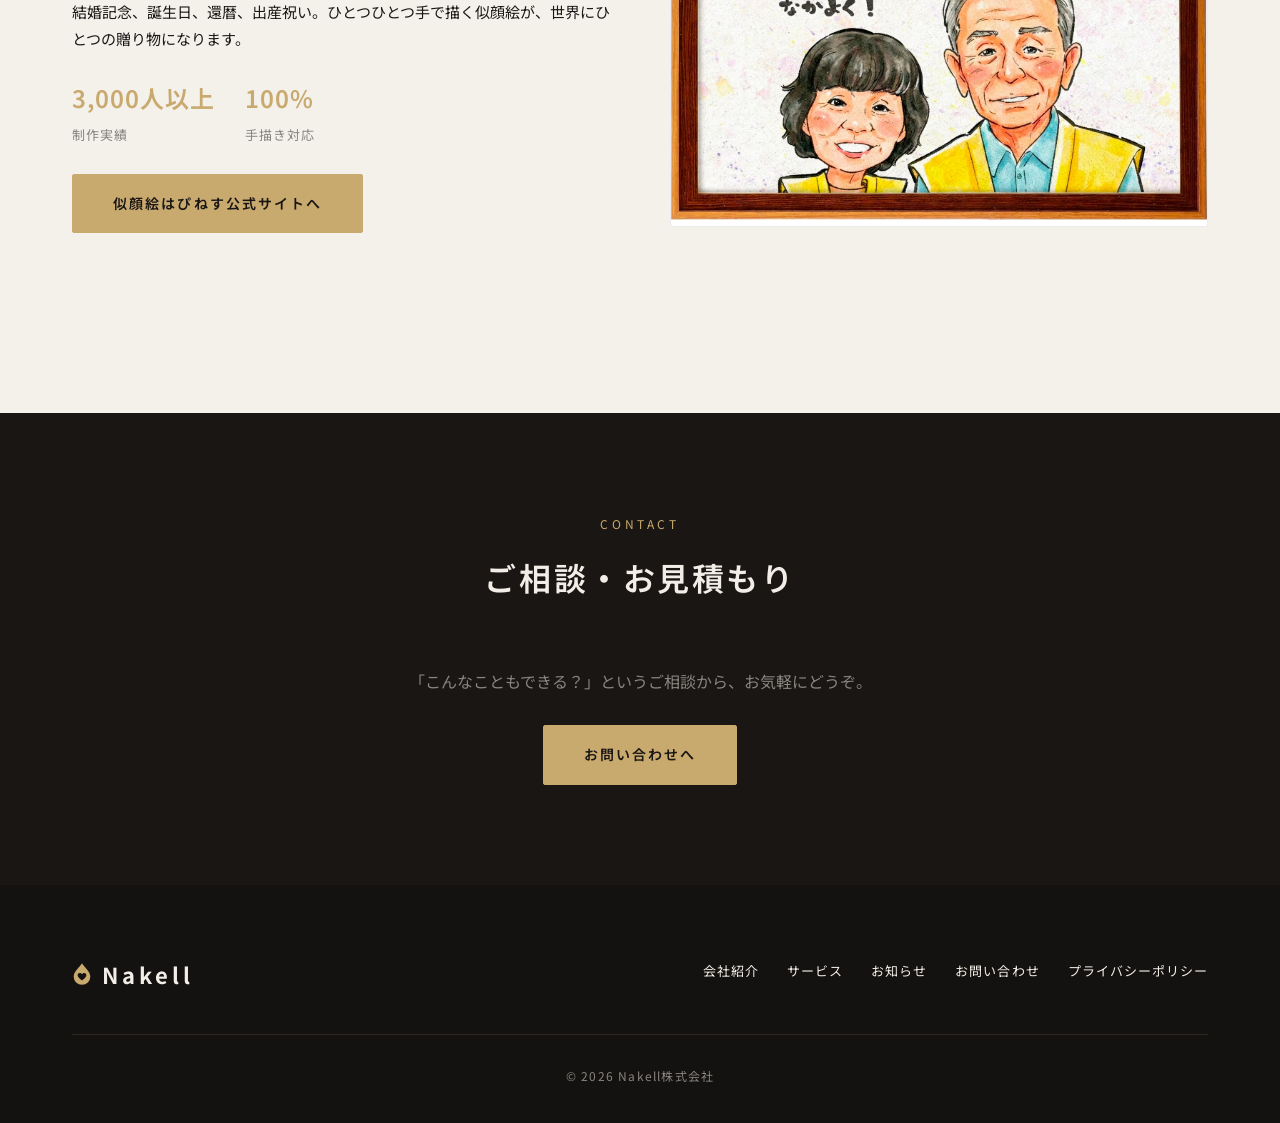
<file: service.html>
<!DOCTYPE html>
<html lang="ja">
<head>
<meta charset="UTF-8">
<meta name="viewport" content="width=device-width, initial-scale=1.0">
<title>サービス｜Nakell</title>
<meta name="description" content="Nakellのサービス紹介。手描きパラパラ漫画ムービー「hapico」、手描き似顔絵ギフト通販「似顔絵はぴねす」。">
<link rel="preconnect" href="https://fonts.googleapis.com">
<link rel="preconnect" href="https://fonts.gstatic.com" crossorigin>
<link href="https://fonts.googleapis.com/css2?family=Noto+Sans+JP:wght@300;400;600;700&display=swap" rel="stylesheet">
<link rel="stylesheet" href="style.css?v=20261112-2">
</head>
<body>

<header class="site-header">
  <div class="nav-inner">
    <a href="index.html" class="nav-logo">
      <svg class="nakell-mark" width="20" height="24" viewBox="0 0 24 28" aria-hidden="true" focusable="false">
        <path fill="#c8a96e" fill-rule="evenodd" d="M12 1C10 5 2 11 2 17a10 10 0 0 0 20 0C22 11 14 5 12 1ZM12 21.7c-1.4-1.1-5.2-3.7-5.2-6.3 0-3 3.6-3.7 5.2-1.1 1.6-2.6 5.2-1.9 5.2 1.1 0 2.6-3.8 5.2-5.2 6.3Z"/>
      </svg><span>Nakell</span>
    </a>
    <button class="nav-toggle" aria-label="メニュー"><span></span><span></span><span></span></button>
    <ul class="nav-menu">
      <li><a href="company.html">会社紹介</a></li>
      <li><a href="service.html">サービス</a></li>
      <li><a href="news.html">お知らせ</a></li>
      <li><a href="contact.html">お問い合わせ</a></li>
      <li><a href="contact.html" class="nav-cta">無料で相談</a></li>
    </ul>
  </div>
</header>

<div class="page-header">
  <span class="label">OUR SERVICE</span>
  <h1>サービス</h1>
  <div class="header-cta">
    <a href="contact.html" class="btn btn-gold">無料で相談</a>
  </div>
</div>

<section class="bg-off" id="hapico">
  <div class="container">
    <div class="service-block">
      <div class="service-media"><img src="assets/service-hapico-heart.webp" style="max-width:100%;height:auto" alt="ハートの中で向かい合う新郎新婦を描いたhapicoの作品" width="1280" height="720" loading="lazy" decoding="async"></div>
      <div class="service-info">
        <span class="tag">HAND-DRAWN MOVIE</span>
        <h2>手描きパラパラ漫画ムービー<br>「hapico」</h2>
        <p class="lead">結婚式・プロポーズ・周年記念・企業PV。あなたの想いを、一枚一枚手で描いたパラパラ漫画に。テンプレート動画では届かない余韻を、紙の上から届けます。</p>
        <div class="stats">
          <div><strong>300件以上</strong>制作実績</div>
        </div>
        <a href="https://hapico-movie.com/#works" target="_blank" rel="noopener" class="btn btn-gold">hapico公式サイトへ</a>
      </div>
    </div>
  </div>
</section>

<section class="bg-beige" id="nigaoe">
  <div class="container">
    <div class="service-block reverse">
      <div class="service-media"><img src="assets/service-nigaoe.webp" style="max-width:100%;height:auto" alt="米寿のお祝いに贈る 額入りのご夫婦の似顔絵見本" width="1500" height="1086" loading="lazy" decoding="async"></div>
      <div class="service-info">
        <span class="tag">HAND-DRAWN GIFT</span>
        <h2>手描き似顔絵ギフト通販<br>「似顔絵はぴねす」</h2>
        <p class="lead">結婚記念、誕生日、還暦、出産祝い。ひとつひとつ手で描く似顔絵が、世界にひとつの贈り物になります。</p>
        <div class="stats">
          <div><strong>3,000人以上</strong>制作実績</div>
          <div><strong>100%</strong>手描き対応</div>
        </div>
        <a href="https://nigaoe-happiness.com/" target="_blank" rel="noopener" class="btn btn-gold">似顔絵はぴねす公式サイトへ</a>
      </div>
    </div>
  </div>
</section>

<section class="bg-dark">
  <div class="container">
    <div class="section-title">
      <span class="en">CONTACT</span>
      <h2>ご相談・お見積もり</h2>
    </div>
    <p style="text-align:center; margin-bottom:30px; color:var(--text-sub);">「こんなこともできる？」というご相談から、お気軽にどうぞ。</p>
    <div style="text-align:center;">
      <a href="contact.html" class="btn btn-gold">お問い合わせへ</a>
    </div>
  </div>
</section>

<footer class="site-footer">
  <div class="container">
    <div class="footer-top">
      <a href="index.html" class="footer-logo">
        <svg class="nakell-mark" width="20" height="24" viewBox="0 0 24 28" aria-hidden="true" focusable="false">
          <path fill="#c8a96e" fill-rule="evenodd" d="M12 1C10 5 2 11 2 17a10 10 0 0 0 20 0C22 11 14 5 12 1ZM12 21.7c-1.4-1.1-5.2-3.7-5.2-6.3 0-3 3.6-3.7 5.2-1.1 1.6-2.6 5.2-1.9 5.2 1.1 0 2.6-3.8 5.2-5.2 6.3Z"/>
        </svg><span>Nakell</span>
      </a>
      <ul class="footer-nav">
        <li><a href="company.html">会社紹介</a></li>
        <li><a href="service.html">サービス</a></li>
        <li><a href="news.html">お知らせ</a></li>
        <li><a href="contact.html">お問い合わせ</a></li>
        <li><a href="privacy.html">プライバシーポリシー</a></li>
      </ul>
    </div>
    <div class="footer-copy">© 2026 Nakell株式会社</div>
  </div>
</footer>

<script src="script.js"></script>
</body>
</html>
</file>
<file: style.css>
/* ==============================
   Nakell - Common Stylesheet
   ============================== */

* { margin: 0; padding: 0; box-sizing: border-box; }

:root {
  --dark-brown: #1a1614;
  --dark-brown-2: #141210;
  --off-white: #faf8f4;
  --light-beige: #f4f0ea;
  --gold-beige: #c8a96e;
  --text-light: #f2ede6;
  --text-dark: #1a1816;
  --text-sub: #888480;
  --header-h: 72px;
}

html { scroll-behavior: smooth; }

body {
  font-family: "Noto Sans JP", "Hiragino Kaku Gothic ProN", "Yu Gothic", "Meiryo", sans-serif;
  background: var(--off-white);
  color: var(--text-dark);
  line-height: 1.8;
  -webkit-font-smoothing: antialiased;
}

a { color: inherit; text-decoration: none; }
img { max-width: 100%; display: block; }
button { font-family: inherit; cursor: pointer; border: none; background: none; }

.container {
  max-width: 1200px;
  margin: 0 auto;
  padding: 0 32px;
}

/* ==============================
   Teardrop motif
   ============================== */
.teardrop {
  display: inline-block;
  background: var(--gold-beige);
  border-radius: 50% 50% 50% 50% / 30% 30% 70% 70%;
  transform: rotate(0deg);
}
.teardrop-sm { width: 10px; height: 14px; opacity: 0.7; }
.teardrop-lg { width: 380px; height: 500px; opacity: 0.04; }

/* ==============================
   Header / Navigation
   ============================== */
.site-header {
  position: fixed;
  top: 0; left: 0; right: 0;
  height: var(--header-h);
  background: var(--dark-brown);
  z-index: 1000;
  border-bottom: 1px solid rgba(200, 169, 110, 0.12);
}
.nav-inner {
  max-width: 1280px;
  height: 100%;
  margin: 0 auto;
  padding: 0 32px;
  display: flex;
  align-items: center;
  justify-content: space-between;
}
.nav-logo {
  display: flex;
  align-items: center;
  gap: 10px;
  color: var(--text-light);
  font-weight: 700;
  letter-spacing: 0.18em;
  font-size: 18px;
}
.nav-menu {
  display: flex;
  align-items: center;
  gap: 36px;
  list-style: none;
}
.nav-menu a {
  color: var(--text-light);
  font-size: 14px;
  letter-spacing: 0.08em;
  transition: color 0.2s;
}
.nav-menu a:hover { color: var(--gold-beige); }
.nav-cta {
  display: inline-block;
  padding: 10px 22px;
  background: var(--gold-beige);
  color: var(--dark-brown);
  font-size: 13px;
  font-weight: 700;
  letter-spacing: 0.1em;
  border-radius: 2px;
  transition: opacity 0.2s;
}
.nav-cta:hover { opacity: 0.85; }

.nav-toggle {
  display: none;
  width: 32px; height: 24px;
  position: relative;
}
.nav-toggle span {
  position: absolute;
  left: 0; right: 0;
  height: 2px;
  background: var(--text-light);
  transition: transform 0.3s, opacity 0.3s, top 0.3s;
}
.nav-toggle span:nth-child(1) { top: 2px; }
.nav-toggle span:nth-child(2) { top: 11px; }
.nav-toggle span:nth-child(3) { top: 20px; }
.nav-toggle.open span:nth-child(1) { top: 11px; transform: rotate(45deg); }
.nav-toggle.open span:nth-child(2) { opacity: 0; }
.nav-toggle.open span:nth-child(3) { top: 11px; transform: rotate(-45deg); }

/* ==============================
   Hero (TOP)
   ============================== */
.hero {
  position: relative;
  height: 100vh;
  min-height: 640px;
  background: var(--dark-brown);
  color: var(--text-light);
  overflow: hidden;
  display: flex;
  align-items: center;
  justify-content: center;
}
.hero-bg-drop {
  position: absolute;
  right: -80px;
  top: 50%;
  transform: translateY(-50%);
  pointer-events: none;
}
.hero-inner {
  position: absolute;
  inset: 0;
  z-index: 2;
  display: grid;
  place-items: center;
  padding: 0 24px;
}
.hero-catch,
.hero-final {
  grid-area: 1 / 1;
  opacity: 0;
  transition: opacity 1.2s ease-out;
}
.hero-catch {
  display: flex;
  flex-direction: column;
  align-items: flex-start;
  font-size: 36px;
  letter-spacing: 0.12em;
  font-weight: 600;
  color: var(--text-light);
}
.hero-catch.is-active { opacity: 1; }
.hero-catch-line1 {
  white-space: nowrap;
  margin-bottom: 0.15em;
}
.hero-catch-line2 {
  display: grid;
  min-height: 1.4em;
}
.hero-catch-line2 > .hero-catch-swap {
  grid-area: 1 / 1;
  opacity: 0;
  transition: opacity 0.6s ease;
  white-space: nowrap;
}
.hero-catch-swap.is-visible {
  opacity: 1;
}
.hero-final {
  text-align: center;
  transition: opacity 1.4s ease-in;
}
.hero-final.is-active { opacity: 1; }
.hero-final .brand {
  font-size: 72px;
  letter-spacing: 0.18em;
  font-weight: 700;
  color: var(--text-light);
  margin-bottom: 18px;
  opacity: 0;
  transition: opacity 1.4s ease-in;
}
.hero-final.is-active .brand { opacity: 1; }
.hero-final .tag {
  font-size: 15px;
  letter-spacing: 0.3em;
  color: var(--gold-beige);
  opacity: 0;
  transition: opacity 1s ease-in 0.4s;
}
.hero-final.is-active .tag { opacity: 1; }
.hero-scroll {
  position: absolute;
  left: 50%;
  bottom: 40px;
  transform: translateX(-50%);
  color: var(--text-light);
  font-size: 11px;
  letter-spacing: 0.3em;
  opacity: 0.7;
  z-index: 2;
}
.hero-scroll::after {
  content: "";
  display: block;
  width: 1px;
  height: 40px;
  background: var(--gold-beige);
  margin: 10px auto 0;
  animation: scrollLine 2s ease-in-out infinite;
}
@keyframes scrollLine {
  0% { transform: scaleY(0); transform-origin: top; }
  50% { transform: scaleY(1); transform-origin: top; }
  51% { transform: scaleY(1); transform-origin: bottom; }
  100% { transform: scaleY(0); transform-origin: bottom; }
}

/* ==============================
   Page header (sub pages)
   ============================== */
.page-header {
  background: var(--dark-brown);
  color: var(--text-light);
  padding: calc(var(--header-h) + 80px) 0 80px;
  text-align: center;
}
.page-header .label {
  display: block;
  font-size: 13px;
  letter-spacing: 0.3em;
  color: var(--gold-beige);
  margin-bottom: 16px;
}
.page-header h1 {
  font-size: 38px;
  letter-spacing: 0.12em;
  font-weight: 600;
}
.page-header .header-cta {
  margin-top: 36px;
}
.page-header .header-cta .btn {
  background: var(--gold-beige);
  color: var(--dark-brown);
}

/* ==============================
   Generic sections
   ============================== */
section { padding: 100px 0; }
.section-title {
  text-align: center;
  margin-bottom: 60px;
}
.section-title .en {
  display: block;
  font-size: 12px;
  letter-spacing: 0.3em;
  color: var(--gold-beige);
  margin-bottom: 14px;
}
.section-title h2 {
  font-size: 32px;
  letter-spacing: 0.08em;
  font-weight: 600;
}
.bg-off { background: var(--off-white); }
.bg-beige { background: var(--light-beige); }
.bg-dark { background: var(--dark-brown); color: var(--text-light); }
.bg-dark .section-title h2 { color: var(--text-light); }

/* Problem section */
.problem-wrap {
  display: grid;
  grid-template-columns: 1fr 1fr;
  gap: 40px;
  margin-bottom: 60px;
}
.problem-card {
  background: #fff;
  padding: 40px 36px;
  border: 1px solid rgba(26,22,20,0.06);
  border-radius: 4px;
}
.problem-card h3 {
  font-size: 18px;
  color: var(--gold-beige);
  letter-spacing: 0.15em;
  margin-bottom: 24px;
  padding-bottom: 14px;
  border-bottom: 1px solid rgba(200,169,110,0.3);
}
.problem-card ul { list-style: none; }
.problem-card li {
  position: relative;
  padding-left: 22px;
  margin-bottom: 14px;
  font-size: 15px;
  color: var(--text-dark);
}
.problem-card li::before {
  content: "";
  position: absolute;
  left: 0; top: 10px;
  width: 8px; height: 11px;
  background: var(--gold-beige);
  border-radius: 50% 50% 50% 50% / 30% 30% 70% 70%;
}
.problem-answer {
  text-align: center;
  font-size: 22px;
  font-weight: 700;
  letter-spacing: 0.08em;
  padding: 36px;
  background: var(--dark-brown);
  color: var(--text-light);
  border-radius: 4px;
}
.problem-answer em {
  color: var(--gold-beige);
  font-style: normal;
}

/* Service overview */
.service-grid {
  display: grid;
  grid-template-columns: 1fr 1fr;
  gap: 32px;
}
.service-card {
  background: #fff;
  padding: 48px 40px;
  border-radius: 4px;
  text-align: center;
  transition: transform 0.3s, box-shadow 0.3s;
}
.service-card:hover {
  transform: translateY(-4px);
  box-shadow: 0 12px 36px rgba(26,22,20,0.08);
}
.service-card .en {
  font-size: 28px;
  letter-spacing: 0.12em;
  color: var(--gold-beige);
  font-weight: 600;
  margin-bottom: 10px;
}
.service-card .ja {
  font-size: 14px;
  color: var(--text-sub);
  letter-spacing: 0.2em;
  margin-bottom: 20px;
}
.service-card p {
  font-size: 15px;
  margin-bottom: 28px;
  min-height: 84px;
}

/* Features */
.features {
  position: relative;
  overflow: hidden;
}
.feature-item {
  display: grid;
  grid-template-columns: 220px 1fr;
  gap: 60px;
  padding: 50px 0;
  border-top: 1px solid rgba(26,22,20,0.1);
  align-items: center;
}
.feature-item:last-child { border-bottom: 1px solid rgba(26,22,20,0.1); }
.feature-item .num {
  font-size: 72px;
  font-weight: 300;
  letter-spacing: 0.05em;
  color: var(--gold-beige);
  line-height: 1;
}
.feature-item h3 {
  font-size: 22px;
  letter-spacing: 0.08em;
  margin-bottom: 14px;
}
.feature-item p { font-size: 15px; color: var(--text-sub); }

.purpose-drops {
  position: absolute;
  right: 40px;
  bottom: 40px;
  display: flex;
  align-items: flex-end;
  gap: 14px;
  pointer-events: none;
}
.purpose-drops .teardrop { opacity: 0.15; }
.purpose-drops .d1 { width: 30px; height: 42px; }
.purpose-drops .d2 { width: 50px; height: 70px; }
.purpose-drops .d3 { width: 80px; height: 110px; }

/* Brands */
.brands-lead {
  text-align: center;
  font-size: 15px;
  color: var(--text-sub);
  margin-bottom: 48px;
}
.brands-grid {
  display: grid;
  grid-template-columns: 1fr 1fr;
  gap: 36px;
}
.brand-card {
  background: #fff;
  border-radius: 6px;
  overflow: hidden;
  transition: transform 0.3s ease, box-shadow 0.3s ease;
}
.brand-card:hover {
  transform: translateY(-4px);
  box-shadow: 0 12px 36px rgba(26,22,20,0.08);
}
.brand-card-img {
  overflow: hidden;
  aspect-ratio: 16 / 9;
}
.brand-card-img img {
  width: 100%;
  height: 100%;
  object-fit: cover;
  transition: transform 0.3s ease;
}
.brand-card:hover .brand-card-img img {
  transform: scale(1.03);
}
.brand-card-body {
  padding: 32px 28px;
}
.brand-card-name {
  font-size: 26px;
  letter-spacing: 0.1em;
  font-weight: 700;
  color: var(--text-dark);
  margin-bottom: 6px;
}
.brand-card-label {
  display: inline-block;
  font-size: 13px;
  letter-spacing: 0.15em;
  color: var(--gold-beige);
  margin-bottom: 16px;
}
.brand-card-body p {
  font-size: 14px;
  line-height: 1.8;
  color: var(--text-sub);
  margin-bottom: 24px;
}

/* Track Record */
.record-grid {
  display: grid;
  grid-template-columns: repeat(3, 1fr);
  gap: 40px;
  text-align: center;
}
.record-item .num {
  font-size: 64px;
  font-weight: 300;
  color: var(--gold-beige);
  letter-spacing: 0.03em;
  line-height: 1;
  margin-bottom: 14px;
}
.record-item .num small { font-size: 22px; margin-left: 4px; }
.record-item .label {
  font-size: 14px;
  letter-spacing: 0.2em;
  color: var(--text-light);
}

/* Company summary */
.company-table {
  max-width: 760px;
  margin: 0 auto;
  width: 100%;
  border-collapse: collapse;
}
.company-table th, .company-table td {
  padding: 20px 24px;
  text-align: left;
  border-bottom: 1px solid rgba(26,22,20,0.1);
  font-size: 15px;
  vertical-align: top;
}
.company-table th {
  width: 200px;
  color: var(--gold-beige);
  font-weight: 600;
  letter-spacing: 0.1em;
}
.company-summary .more {
  text-align: center;
  margin-top: 50px;
}

/* Buttons */
.btn {
  display: inline-block;
  padding: 16px 40px;
  background: var(--dark-brown);
  color: var(--text-light);
  font-size: 14px;
  letter-spacing: 0.15em;
  font-weight: 600;
  border-radius: 2px;
  transition: opacity 0.2s, transform 0.2s;
  border: 1px solid var(--dark-brown);
}
.btn:hover { opacity: 0.85; transform: translateY(-2px); }
.btn-gold { background: var(--gold-beige); color: var(--dark-brown); border-color: var(--gold-beige); }
.btn-outline { background: transparent; color: var(--text-light); border: 1px solid var(--text-light); }
.btn-outline-dark { background: transparent; color: var(--text-dark); border: 1px solid var(--text-dark); }

/* CTA area */
.cta-grid {
  display: grid;
  grid-template-columns: 1fr 1fr;
  gap: 2px;
  background: rgba(200,169,110,0.25);
  border-radius: 4px;
  overflow: hidden;
}
.cta-card {
  padding: 60px 40px;
  background: var(--dark-brown);
  text-align: center;
}
.cta-card h3 {
  font-size: 20px;
  letter-spacing: 0.12em;
  margin-bottom: 14px;
  color: var(--text-light);
}
.cta-card .en {
  font-size: 12px;
  letter-spacing: 0.3em;
  color: var(--gold-beige);
  margin-bottom: 28px;
  display: block;
}
.cta-card p {
  font-size: 14px;
  color: var(--text-sub);
  margin-bottom: 28px;
}

/* ==============================
   Footer
   ============================== */
.site-footer {
  background: var(--dark-brown-2);
  color: var(--text-light);
  padding: 70px 0 36px;
}
.footer-top {
  display: flex;
  justify-content: space-between;
  align-items: flex-start;
  flex-wrap: wrap;
  gap: 30px;
  padding-bottom: 40px;
  border-bottom: 1px solid rgba(200,169,110,0.15);
}
.footer-logo {
  display: flex;
  align-items: center;
  gap: 10px;
  font-size: 22px;
  font-weight: 700;
  letter-spacing: 0.18em;
}
.footer-nav {
  display: flex;
  flex-wrap: wrap;
  gap: 28px;
  list-style: none;
}
.footer-nav a {
  font-size: 13px;
  color: var(--text-light);
  letter-spacing: 0.08em;
  transition: color 0.2s;
}
.footer-nav a:hover { color: var(--gold-beige); }
.footer-copy {
  margin-top: 30px;
  text-align: center;
  font-size: 12px;
  color: var(--text-sub);
  letter-spacing: 0.1em;
}

/* ==============================
   Service page
   ============================== */
.service-block {
  display: grid;
  grid-template-columns: 1fr 1fr;
  gap: 60px;
  align-items: center;
  padding: 80px 0;
  border-bottom: 1px solid rgba(26,22,20,0.08);
}
.service-block:last-child { border-bottom: none; }
.service-block.reverse .service-media { order: 2; }
.service-media {
  background: var(--light-beige);
  aspect-ratio: 4/3;
  border-radius: 6px;
  display: flex;
  align-items: center;
  justify-content: center;
  position: relative;
  overflow: hidden;
}
.service-media .big-en {
  font-size: 72px;
  color: var(--gold-beige);
  font-weight: 700;
  letter-spacing: 0.1em;
  opacity: 0.4;
}
.service-info .tag {
  font-size: 12px;
  letter-spacing: 0.3em;
  color: var(--gold-beige);
  margin-bottom: 16px;
  display: block;
}
.service-info h2 {
  font-size: 34px;
  letter-spacing: 0.08em;
  margin-bottom: 20px;
}
.service-info .lead {
  font-size: 15px;
  margin-bottom: 24px;
}
.service-info .stats {
  display: flex;
  gap: 30px;
  margin-bottom: 28px;
  flex-wrap: wrap;
}
.service-info .stats div {
  font-size: 13px;
  color: var(--text-sub);
  letter-spacing: 0.08em;
}
.service-info .stats strong {
  display: block;
  color: var(--gold-beige);
  font-size: 24px;
  font-weight: 600;
  margin-bottom: 4px;
}

/* ==============================
   News page
   ============================== */
.news-empty {
  text-align: center;
  padding: 80px 20px;
  background: #fff;
  border-radius: 4px;
  color: var(--text-sub);
  font-size: 15px;
  letter-spacing: 0.1em;
  border: 1px solid rgba(26,22,20,0.06);
}

/* ==============================
   Contact form
   ============================== */
.contact-form {
  max-width: 720px;
  margin: 0 auto;
  background: #fff;
  padding: 56px 48px;
  border-radius: 4px;
  border: 1px solid rgba(26,22,20,0.06);
}
.form-row { margin-bottom: 28px; }
.form-row label {
  display: block;
  font-size: 14px;
  letter-spacing: 0.08em;
  margin-bottom: 10px;
  font-weight: 600;
}
.form-row label .req {
  color: var(--gold-beige);
  font-size: 11px;
  margin-left: 8px;
  font-weight: 400;
}
.form-row label .opt {
  color: var(--text-sub);
  font-size: 11px;
  margin-left: 8px;
  font-weight: 400;
}
.form-row input,
.form-row textarea {
  width: 100%;
  padding: 14px 16px;
  font-size: 15px;
  font-family: inherit;
  border: 1px solid rgba(26,22,20,0.15);
  border-radius: 2px;
  background: var(--off-white);
  color: var(--text-dark);
  transition: border-color 0.2s;
}
.form-row input:focus,
.form-row textarea:focus {
  outline: none;
  border-color: var(--gold-beige);
}
.form-row textarea { min-height: 160px; resize: vertical; }
.form-submit { text-align: center; margin-top: 20px; }
.form-submit button {
  padding: 16px 60px;
  background: var(--dark-brown);
  color: var(--text-light);
  font-size: 14px;
  letter-spacing: 0.2em;
  font-weight: 600;
  border-radius: 2px;
  transition: opacity 0.2s;
}
.form-submit button:hover { opacity: 0.85; }
.form-submit button:disabled { opacity: 0.5; cursor: not-allowed; }
.form-thanks {
  display: none;
  text-align: center;
  padding: 60px 30px;
}
.form-thanks h3 {
  font-size: 24px;
  color: var(--gold-beige);
  margin-bottom: 16px;
  letter-spacing: 0.08em;
}
.form-thanks p { color: var(--text-sub); }
.form-thanks.is-visible { display: block; }
.contact-info {
  max-width: 720px;
  margin: 40px auto 0;
  text-align: center;
  font-size: 13px;
  color: var(--text-sub);
}

/* ==============================
   Privacy
   ============================== */
.privacy-body {
  max-width: 820px;
  margin: 0 auto;
}
.privacy-body h2 {
  font-size: 18px;
  margin: 40px 0 16px;
  letter-spacing: 0.08em;
  color: var(--gold-beige);
}
.privacy-body h2:first-child { margin-top: 0; }
.privacy-body p, .privacy-body li {
  font-size: 14px;
  color: var(--text-dark);
  margin-bottom: 10px;
}
.privacy-body ul {
  padding-left: 24px;
  margin-bottom: 16px;
}

/* ==============================
   Responsive
   ============================== */
@media (max-width: 768px) {
  .container { padding: 0 20px; }
  section { padding: 70px 0; }

  .nav-inner { padding: 0 20px; }
  .nav-menu {
    position: fixed;
    top: var(--header-h);
    left: 0; right: 0;
    flex-direction: column;
    background: var(--dark-brown);
    padding: 30px 20px;
    gap: 22px;
    transform: translateY(-120%);
    transition: transform 0.35s ease;
    border-bottom: 1px solid rgba(200,169,110,0.15);
  }
  .nav-menu.open { transform: translateY(0); }
  .nav-menu li { width: 100%; text-align: center; }
  .nav-toggle { display: block; }
  .nav-cta { width: 100%; text-align: center; }

  .hero-catch { font-size: 22px; letter-spacing: 0.08em; align-items: flex-start; }
  .hero-final .brand { font-size: 48px; }
  .hero-final .tag { font-size: 12px; }
  .hero-bg-drop { right: -160px; }

  .page-header { padding: calc(var(--header-h) + 50px) 0 50px; }
  .page-header h1 { font-size: 26px; }

  .section-title h2 { font-size: 24px; }

  .problem-wrap { grid-template-columns: 1fr; gap: 20px; }
  .problem-answer { font-size: 16px; padding: 24px; }

  .service-grid { grid-template-columns: 1fr; }

  .feature-item {
    grid-template-columns: 1fr;
    gap: 16px;
    padding: 36px 0;
  }
  .feature-item .num { font-size: 54px; }
  .feature-item h3 { font-size: 18px; }

  .brands-grid { grid-template-columns: 1fr; gap: 28px; }
  .brand-card-body { padding: 24px 20px; }

  .record-grid { grid-template-columns: 1fr; gap: 36px; }
  .record-item .num { font-size: 48px; }

  .company-table th, .company-table td { display: block; width: 100%; padding: 10px 0; }
  .company-table th { border-bottom: none; padding-bottom: 4px; }
  .company-table td { padding-top: 0; padding-bottom: 18px; }

  .cta-grid { grid-template-columns: 1fr; }
  .cta-card { padding: 44px 24px; }

  .footer-top { flex-direction: column; align-items: flex-start; }
  .footer-nav { gap: 14px 22px; }

  .service-block { grid-template-columns: 1fr; gap: 30px; padding: 50px 0; }
  .service-block.reverse .service-media { order: 0; }
  .service-info h2 { font-size: 24px; }
  .service-media .big-en { font-size: 44px; }

  .contact-form { padding: 36px 24px; }

  .purpose-drops { right: 10px; bottom: 10px; gap: 8px; }
  .purpose-drops .d1 { width: 18px; height: 24px; }
  .purpose-drops .d2 { width: 28px; height: 40px; }
  .purpose-drops .d3 { width: 44px; height: 60px; }
}

/* Real service examples — 2026-11-12 */
.service-card{overflow:hidden;padding:0 32px 36px;border:1px solid rgba(26,22,20,.08)}
.service-card-image{margin:0 -32px 28px;aspect-ratio:4/3;background:#fff;display:flex;align-items:center;justify-content:center;border-bottom:1px solid rgba(26,22,20,.06)}
.service-card-image img{display:block;width:100%;height:100%;object-fit:contain}
.service-card .en{color:var(--text-dark);font-size:26px}
.service-card p{min-height:0;line-height:1.9}
.service-card .btn{margin-top:4px}
.service-media{background:#fff;border-radius:3px;border:1px solid rgba(26,22,20,.08)}
.service-media img{display:block;width:100%;height:100%;object-fit:contain}
.service-card:focus-visible{outline:3px solid var(--gold-beige);outline-offset:5px}
.record-grid{grid-template-columns:repeat(2,minmax(0,1fr))}
@media(max-width:768px){.service-card{padding:0 24px 28px}.service-card-image{margin:0 -24px 24px}.service-card .en{font-size:24px}.service-block{gap:28px;padding:36px 0}}
</file>
